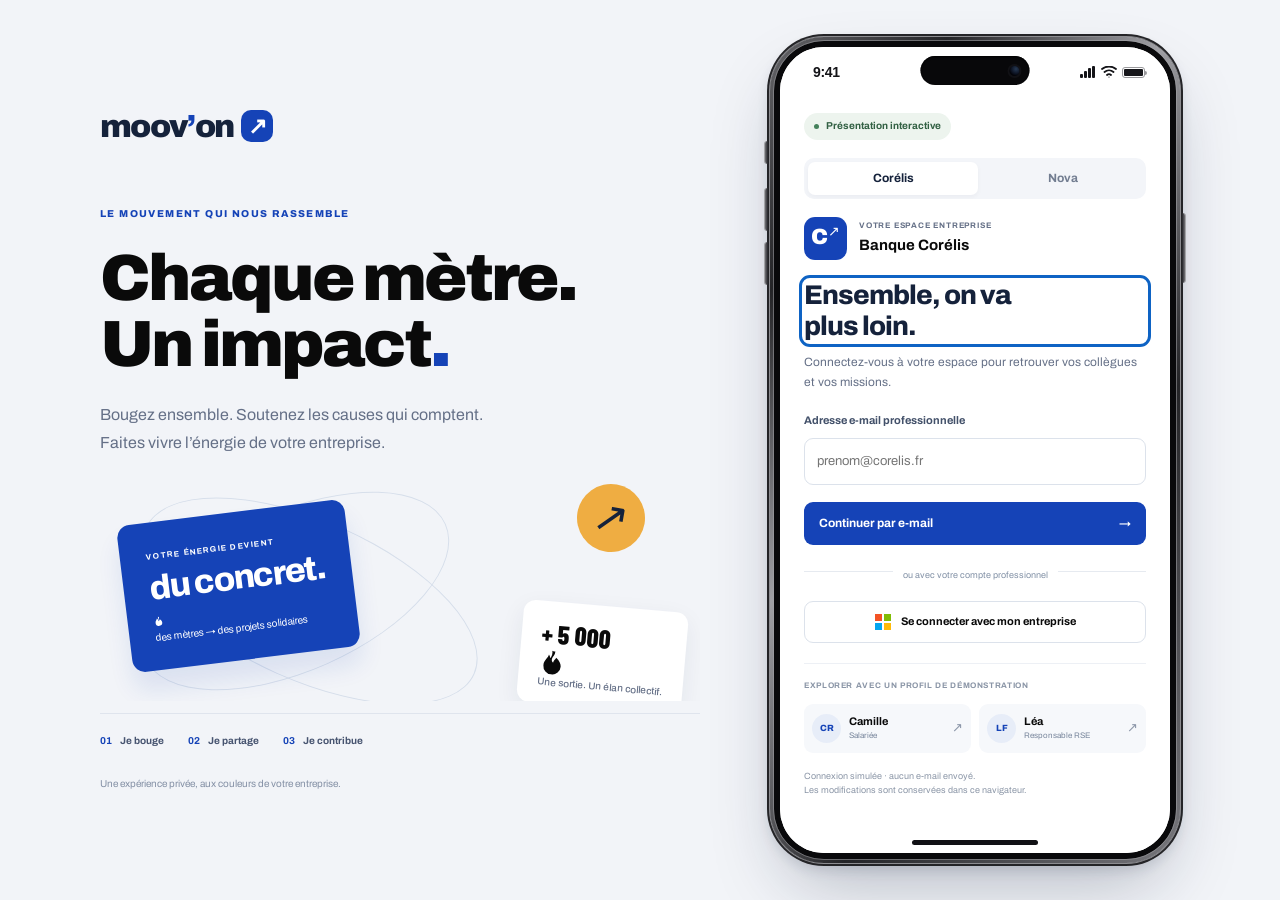
<file: index.html>
<!doctype html>
<html lang="fr" data-theme="light">
<head>
<meta charset="utf-8">
<meta name="viewport" content="width=device-width, initial-scale=1, viewport-fit=cover">
<title>Moov'On</title>
<link rel="preconnect" href="https://fonts.googleapis.com">
<link rel="stylesheet" href="https://fonts.googleapis.com/css2?family=Anton&family=Barlow+Condensed:wght@500;600;700&family=Archivo:ital,wght@0,400;0,500;0,600;0,700;0,800;0,900;1,400&display=swap">
<link rel="stylesheet" href="https://fonts.googleapis.com/css2?family=Oswald:wght@500;600;700&family=Source+Sans+3:wght@400;600;700&family=Bricolage+Grotesque:opsz,wght@12..96,400;12..96,700;12..96,800&family=Figtree:wght@400;600;700&family=Unbounded:wght@500;700&family=Big+Shoulders:opsz,wght@10..72,600;10..72,700&family=Saira:wght@400;600;700;800&family=Saira+Extra+Condensed:wght@600;700&family=Saira+Condensed:wght@600;700&family=Saira+Stencil+One&family=IBM+Plex+Mono:wght@500;600&family=IBM+Plex+Sans:wght@400;600&family=Exo+2:ital,wght@0,400;0,600;0,700;1,800;1,900&display=swap">
<link rel="stylesheet" href="app.css?v=20">
<link rel="stylesheet" href="demo-shell.css?v=20">
<link rel="stylesheet" href="stories.css?v=20">
<link rel="manifest" href="manifest.webmanifest">
<meta name="theme-color" content="#1543B7">
</head>
<body>
<section id="auth-root" aria-label="Connexion à Moov’On"></section>
<div id="experience" hidden>
<aside id="demo-rail"></aside>
<div class="stage">
  <div class="phone-shell">
    <span class="phone-key phone-key-action" aria-hidden="true"></span>
    <span class="phone-key phone-key-volume-up" aria-hidden="true"></span>
    <span class="phone-key phone-key-volume-down" aria-hidden="true"></span>
    <span class="phone-key phone-key-power" aria-hidden="true"></span>
  <div class="device" id="device">
    <div class="phone-statusbar" aria-hidden="true">
      <span class="phone-time">9:41</span>
      <span class="phone-island"><i></i></span>
      <span class="phone-indicators">
        <svg width="16" height="12" viewBox="0 0 16 12" fill="currentColor"><rect x="0" y="8" width="3" height="4" rx="1"/><rect x="4" y="5" width="3" height="7" rx="1"/><rect x="8" y="2" width="3" height="10" rx="1"/><rect x="12" width="3" height="12" rx="1"/></svg>
        <svg width="16" height="12" viewBox="0 0 16 12" fill="none" stroke="currentColor" stroke-width="1.8" stroke-linecap="round"><path d="M1 3a11 11 0 0 1 14 0M3.5 6a7 7 0 0 1 9 0M6 9a3 3 0 0 1 4 0"/><circle cx="8" cy="11" r=".6" fill="currentColor" stroke="none"/></svg>
        <span class="phone-battery"><i></i></span>
      </span>
    </div>
    <div id="phone-screen-zone">
<div id="tenant-strip"></div>

    <div class="screens">
      <section class="screen active" id="scr-home" aria-label="Accueil">
        <div class="hero5">
          <div class="stripe"></div>
          <div class="h5-row">
            <span class="h5-date" id="greet-date">Mardi 2 septembre · Marketing</span>
            <span class="h5-bib num" aria-label="Série d’activités">
              <svg width="11" height="11" viewBox="0 0 24 24" fill="currentColor"><path d="M12 2c1 4-2 5-2 8a4 4 0 0 0 8 .5C19.5 13 22 15 22 18a8 8 0 0 1-16 0c0-3 1.5-4.5 2-7 2 1 3-1 2-4 2 .5 3-1.5 2-5Z"/></svg>
              <span id="streak-count">0 J</span>
            </span>
          </div>
          <h1 id="hello-name">Bonjour Camille</h1>
          <div class="h5-big num"><span id="today-meters">0</span><small> M</small></div>
          <div class="h5-sub num">
            <span><b id="today-duration">0</b> min</span>
            <span><b id="today-energy">0</b> <span data-flame></span> aujourd’hui</span>
            <span><b id="today-streak">0 j</b> de série</span>
          </div>
          <button class="h5-ticket" id="go-start" data-start aria-label="Commencer une activité"><span><small>Course, marche ou vélo</small><span class="num">Commencer une activité</span></span><svg width="18" height="18" viewBox="0 0 24 24" fill="currentColor" aria-hidden="true"><path d="M8 5v14l11-7z"/></svg></button>
        </div>

        <div class="section-label story-section-title">Les moments de votre équipe <span>24 h</span></div>
        <div class="stories" id="stories" aria-label="Activité des équipes"></div>

        <div id="home-campaign"></div><div class="section-label">Fil d’activité</div><div class="feed" id="feed"></div>
      </section>
      <section class="screen" id="scr-challenges" aria-label="Défis et événements">
        <div class="pagehead">
          <h1>Défis et événements</h1><div class="sub" id="challenges-subtitle"></div>
          <button class="text-link" id="go-events-list">Voir les événements ↓</button>
        </div>

        <div class="hero-challenge" id="challenge-hero"></div>

        <div class="section-label">Classement · mètres cette semaine</div>
        <div class="lb" id="leaderboard"></div>

        <div class="section-label">Duel de la semaine</div>
        <div class="duel" id="challenge-duel"></div>

        <div class="section-label">Mini-défis</div>
        <div class="minis" id="challenge-minis"></div>
      <section id="events-section" aria-labelledby="events-heading"><div class="pagehead event-pagehead"><div><h2 id="events-heading">Événements</h2><p class="sub">On se retrouve pour bouger.</p></div><button class="btn ghost event-create-button" id="event-create" aria-label="Créer un événement"><svg width="18" height="18" viewBox="0 0 24 24" fill="none" stroke="currentColor" stroke-width="2.2" aria-hidden="true"><path d="M12 5v14M5 12h14"/></svg></button></div><div class="event-filters" role="group" aria-label="Filtrer les événements"><button data-event-filter="all" aria-pressed="true">Tous</button><button data-event-filter="company" aria-pressed="false">Entreprise</button><button data-event-filter="public" aria-pressed="false">Ouverts à tous</button><button data-event-filter="mine" aria-pressed="false">Mes événements</button><button data-event-filter="private" aria-pressed="false">Privés</button></div><div id="events-root"></div></section>
      </section>

      <section class="screen" id="scr-missions" aria-label="Impact solidaire"><div class="pagehead"><div><h1>Notre impact</h1><p class="sub">Votre énergie devient une contribution.</p></div></div><div id="impact-content"></div></section>
      <section class="screen" id="scr-profile" aria-label="Profil"><div class="prof-head"><div class="avatar" id="profile-avatar" style="background:#B3541E"></div><div><div class="prof-name" id="profile-name-display"></div><div class="prof-sub"><span class="chip dark" id="profile-team-display"></span><span class="chip outline" id="profile-streak">Série · 0 jours</span></div></div></div><div class="prof-stats"><div class="prof-stat"><div class="v num" id="profile-month">0</div><div class="l">mètres ce mois</div></div><div class="prof-stat"><div class="v num" id="profile-total">0</div><div class="l">mètres au total</div></div><div class="prof-stat"><div class="v num" id="profile-energy">0</div><div class="l"><span data-flame></span> énergie récoltée</div></div></div>
        <div class="section-label">Votre impact</div><div class="mysum" id="profile-impact"></div>
        <div class="section-label">Votre semaine</div><div class="week" id="profile-week"><div class="week-navigation"><button id="week-prev" aria-label="Semaine précédente">←</button><div><h3>Mètres quotidiens</h3><div class="wk-sub num" id="week-label"></div></div><button id="week-next" aria-label="Semaine suivante">→</button></div><div id="week-metrics"></div><div class="wk-chart" id="wk-chart" role="group" aria-label="Mètres par jour"></div><p id="wk-tip" class="wk-tip" aria-live="polite">Touchez un jour pour le détail.</p><p class="micro-note">Semaines du lundi au dimanche · dates UTC.</p></div>
        <div class="section-label">Vos activités</div><div id="activity-history"></div><div id="profile-account"></div>
      </section>
    </div>
    <div class="overlay" id="run-overlay" role="dialog" aria-modal="true" aria-label="Activité simulée" inert><div class="run-map"><svg viewBox="0 0 400 460" preserveAspectRatio="xMidYMid slice" aria-hidden="true">
          <rect width="400" height="460" fill="var(--sunken)"/>
          <g stroke="var(--line)" stroke-width="10" fill="none" opacity=".8">
            <path d="M-20 90 L420 60"/><path d="M-20 210 L420 190"/><path d="M-20 340 L420 330"/>
            <path d="M80 -20 L110 480"/><path d="M230 -20 L215 480"/><path d="M340 -20 L360 480"/>
          </g>
          <path id="run-path" d="M60 420 C 120 380, 90 320, 150 300 S 250 280, 250 220 S 180 160, 230 110 S 330 90, 340 60"
                fill="none" stroke="var(--brand)" stroke-width="6" stroke-linecap="round" stroke-linejoin="round"/>
          <circle id="run-dot" r="9" fill="var(--brand)" stroke="var(--card)" stroke-width="3"/>
        </svg><div class="run-top"><span class="run-live-chip"><span class="pulse"></span><span id="run-sport">Course</span></span><span class="gps-chip" id="run-clock-chip">Simulation ×18</span></div><div class="route-hidden-note" id="run-hidden-note">Trajet masqué lors du partage</div></div><div class="run-panel"><div class="run-time num" id="run-time">00:00</div><div class="run-metrics"><div class="rmet"><div class="v num" id="run-dist">0</div><div class="l">mètres</div></div><div class="rmet"><div class="v num" id="run-speed">0</div><div class="l">km/h</div></div><div class="rmet"><div class="v num" id="run-energy">0</div><div class="l"><span data-flame></span> énergie</div></div></div><div class="run-impact"><div class="ric" data-flame></div><div class="txt" id="run-impact-txt">Votre énergie contribuera automatiquement à la campagne.</div></div><label class="privacy-check"><input type="checkbox" id="run-hide-route" checked> Cacher mon trajet au partage</label><button class="btn ghost block run-story-button" id="run-story">Partager ce moment en story</button><div class="run-ctrl"><button class="btn ghost" id="btn-pause" style="flex:1">Pause</button><button class="btn primary" id="btn-finish" style="flex:1.6">Terminer</button></div></div></div>
    <div class="overlay" id="sum-overlay" role="dialog" aria-modal="true" aria-label="Résumé de l’activité" inert><div class="sum-head"><div class="kicker">Activité terminée</div><h2 id="summary-heading">Belle sortie</h2></div><div class="sum-route" id="summary-route"></div><div class="sum-grid"><div class="sum-cell"><div class="v num" id="sum-dist">0 m</div><div class="l">distance</div></div><div class="sum-cell"><div class="v num" id="sum-time">00:00</div><div class="l">durée</div></div><div class="sum-cell"><div class="v num" id="sum-speed">0</div><div class="l">km/h</div></div></div><div class="sum-impact"><div class="ric" data-flame></div><div><div class="v num" id="sum-impact-line"></div><p>Contribution comptabilisée à l’enregistrement.</p><small id="sum-bonus"></small></div></div><div class="sum-form"><label for="sum-title">Le titre de votre activité</label><input id="sum-title" maxlength="160" value="Ma sortie"><label class="privacy-check"><input type="checkbox" id="sum-hide-route" checked> Cacher mon trajet</label><p class="micro-note">La distance, la durée et l’énergie restent visibles.</p></div><div class="sum-actions"><button class="btn impact block" id="btn-publish">Enregistrer et publier dans le fil</button><button class="btn ghost block" id="btn-discard">Enregistrer sans publier</button><button class="text-link" id="summary-story">Partager une story de cette sortie</button><p class="micro-note" id="summary-feedback" role="status"></p></div></div>
    <div class="scrim" id="scrim"></div><div class="fanmenu" id="fanmenu" inert><button class="fan-item" data-fan="run"><span class="fic brand"><svg width="17" height="17" viewBox="0 0 24 24" fill="currentColor" stroke="currentColor" stroke-width="2" stroke-linecap="round" stroke-linejoin="round"><path d="M8 5v14l11-7z"/></svg></span><span>Commencer une activité<small>Course, marche ou vélo · simulation</small></span></button><button class="fan-item" data-fan="story"><span class="fic plain"><svg width="17" height="17" viewBox="0 0 24 24" fill="none" stroke="currentColor" stroke-width="2" stroke-linecap="round" stroke-linejoin="round"><rect x="3" y="3" width="18" height="18" rx="4"/><circle cx="8" cy="8" r="1"/><path d="m3 17 6-6 4 4 3-3 5 5"/></svg></span><span>Publier une story<small>Avant, pendant ou après le sport</small></span></button><button class="fan-item" data-fan="event"><span class="fic plain"><svg width="17" height="17" viewBox="0 0 24 24" fill="none" stroke="currentColor" stroke-width="2" stroke-linecap="round" stroke-linejoin="round"><rect x="3" y="5" width="18" height="16" rx="2"/><path d="M8 3v4M16 3v4M3 11h18M8 15h2M14 15h2"/></svg></span><span>Créer un événement<small>Retrouver votre collectif</small></span></button></div>
    <nav class="navwrap" aria-label="Navigation principale">
      <div class="bottomnav">
        <button class="navbtn active" data-nav="scr-home">
          <span class="nic"><svg width="21" height="21" viewBox="0 0 24 24" fill="none" stroke="currentColor" stroke-width="2" stroke-linecap="round" stroke-linejoin="round"><path d="m3 10 9-7 9 7v10a1 1 0 0 1-1 1h-5v-7h-6v7H4a1 1 0 0 1-1-1Z"/></svg></span>
          <span class="nav-label">Accueil</span>
        </button>
        <button class="navbtn" data-nav="scr-challenges" aria-label="Défis et événements">
          <span class="nic"><svg width="21" height="21" viewBox="0 0 24 24" fill="none" stroke="currentColor" stroke-width="2" stroke-linecap="round" stroke-linejoin="round"><path d="M8 21h8M12 17v4M17 4H7v5a5 5 0 0 0 10 0V4Z"/><path d="M17 6h3a1 1 0 0 1 1 1c0 2-1.5 3.5-3.5 3.8M7 6H4a1 1 0 0 0-1 1c0 2 1.5 3.5 3.5 3.8"/></svg></span>
          <span class="nav-label">Défis et<br>événements</span>
        </button>
        <div class="fab-slot">
          <button class="fab" id="fab" aria-expanded="false" aria-label="Ajouter">
            <svg width="26" height="26" viewBox="0 0 24 24" fill="none" stroke="currentColor" stroke-width="2.6" stroke-linecap="round"><path d="M12 5v14M5 12h14"/></svg>
          </button>
        </div>
        <button class="navbtn" data-nav="scr-missions">
          <span class="nic" data-flame></span>
          <span class="nav-label">Impact</span>
        </button>
        <button class="navbtn" data-nav="scr-profile">
          <span class="nic"><svg width="21" height="21" viewBox="0 0 24 24" fill="none" stroke="currentColor" stroke-width="2" stroke-linecap="round" stroke-linejoin="round"><circle cx="12" cy="8" r="4"/><path d="M4 21c0-4 3.6-6 8-6s8 2 8 6"/></svg></span>
          <span class="nav-label">Profil</span>
        </button>
      </div>
    </nav>
    <button class="typo-btn" id="typo-btn" aria-label="Changer la typographie">Aa</button>
    <div class="toast" id="toast" role="status" aria-live="polite"></div>
    </div><div class="phone-home" aria-hidden="true"><i></i></div>
  </div></div><div class="stage-note">Maquette interactive · activités simulées · données locales.</div></div></div>
<script src="demo-store.js?v=20"></script><script src="energy.js?v=20"></script><script src="platform-store.js?v=20"></script><script src="app.js?v=20"></script><script src="stories.js?v=20"></script><script src="demo-shell.js?v=20"></script>
</body></html>
</file>
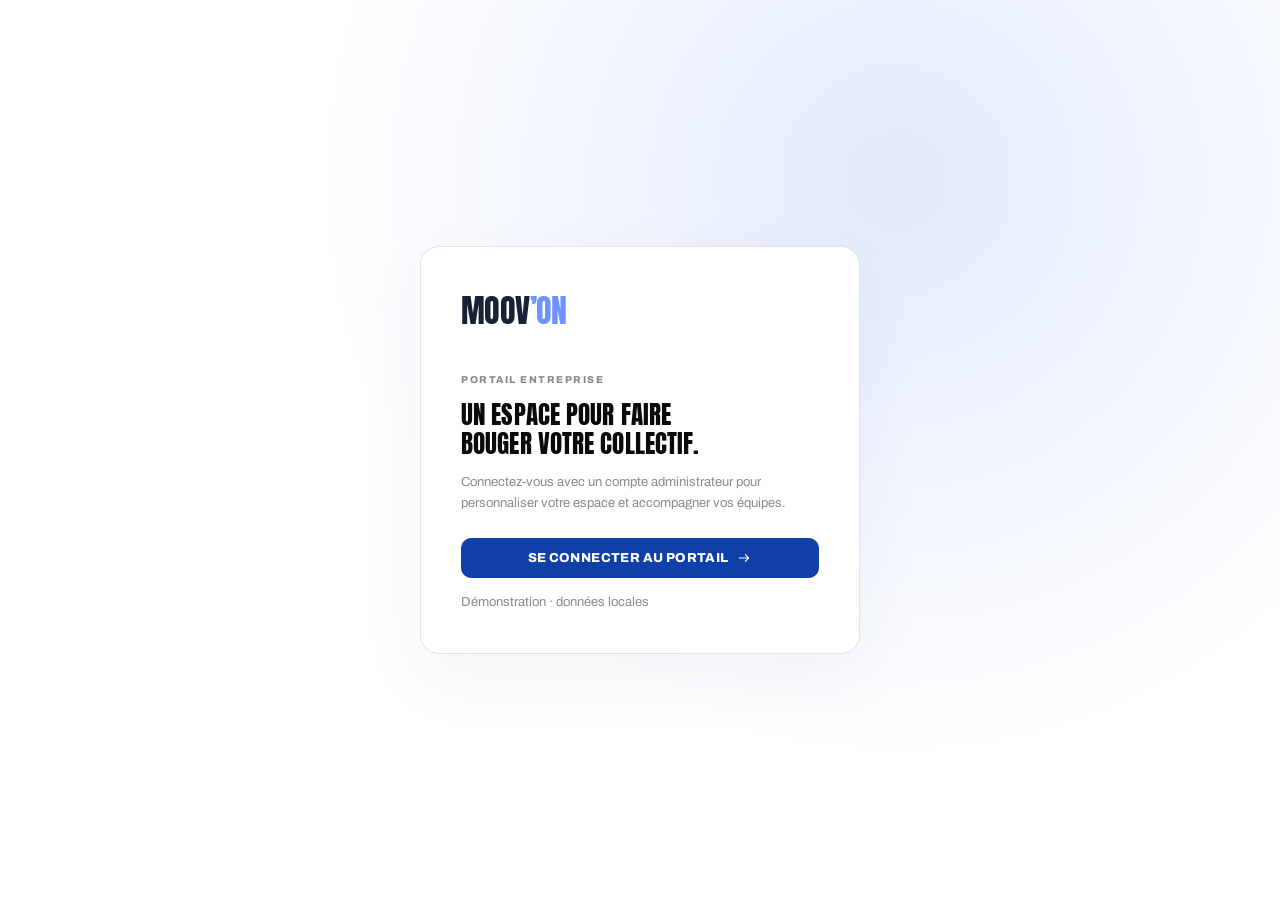
<file: admin.html>
<!doctype html>
<html lang="fr">
<head>
<meta charset="utf-8">
<meta name="viewport" content="width=device-width, initial-scale=1">
<meta name="theme-color" content="#10182B">
<title>Portail entreprise · Moov’On</title>
<link rel="preconnect" href="https://fonts.googleapis.com">
<link rel="stylesheet" href="https://fonts.googleapis.com/css2?family=Anton&family=Barlow+Condensed:wght@500;600;700&family=Archivo:wght@400;500;600;700;800;900&display=swap">
<link rel="stylesheet" href="./admin.css?v=17">
<script src="./demo-store.js?v=17" defer></script>
<script src="./energy.js?v=17" defer></script>
<script src="./platform-store.js?v=17" defer></script>
<script src="./admin.js?v=17" defer></script>
</head>
<body>
<div id="admin-root"><main class="access-page"><div class="access-card"><span class="brand-word">moov<span>’on</span></span><p>Ouverture de votre espace entreprise…</p></div></main></div>
<div id="toast" class="toast" role="status" aria-live="polite"></div>
<div id="modal-root"></div>
</body>
</html>
</file>
<file: app.css>
/* ================= TOKENS =================
   --brand : PLACEHOLDER en attente des couleurs David Assurances.
   Remplacer --brand / --brand-ink (et leurs variantes dark) uniquement. */
:root{
  --f-disp:"Anton";--f-hero:"Archivo";--f-num:"Barlow Condensed";--f-body:"Archivo";
  --w-disp:400;--w-hero:900;--w-num:700;--s-big:96px;--s-name:33px;--fs-disp:normal;--fs-num:normal;
  --paper:#EFEFEF;          /* ground behind the phone */
  --surface:#FFFFFF;        /* app background */
  --card:#FFFFFF;
  --panel:#0A0A0A;          /* full-bleed dark panels (hero chiffres) */
  --panel-ink:#FFFFFF;
  --panel-mut:#9A9A9A;
  --sunken:#F2F2F2;
  --line:#E4E4E4;
  --ink:#0A0A0A;
  --ink-2:#4A4A4A;
  --ink-3:#8A8A8A;
  --brand:#0F3FA8;          /* PLACEHOLDER — couleur signature */
  --brand-ink:#FFFFFF;
  --brand-dim:#0B2F7E;
  --brand-panel:#6C93FF;    /* déclinaison lisible sur les panneaux noirs */
  --focus:#0E63C4;
  --shadow:0 18px 50px -18px rgba(0,0,0,.4);
  --nav-h:76px;
  --r-card:10px;            /* rayons volontairement faibles */
  --r-ui:8px;
  color-scheme:light dark;
}
:root:not([data-theme="light"]){
  @media (prefers-color-scheme: dark){
    --paper:#000000;
    --surface:#0C0C0C;
    --card:#0C0C0C;
    --panel:#161616;
    --panel-ink:#FFFFFF;
    --panel-mut:#8F8F8F;
    --sunken:#1B1B1B;
    --line:#272727;
    --ink:#F4F4F4;
    --ink-2:#B9B9B9;
    --ink-3:#7E7E7E;
    --brand:#7C9CFF;
    --brand-ink:#0A0F1E;
    --brand-dim:#5B7FF0;
    --brand-panel:#8FAEFF;
    --shadow:0 18px 50px -18px rgba(0,0,0,.85);
  }
}
:root[data-theme="dark"]{
  --paper:#000000;
  --surface:#0C0C0C;
  --card:#0C0C0C;
  --panel:#161616;
  --panel-ink:#FFFFFF;
  --panel-mut:#8F8F8F;
  --sunken:#1B1B1B;
  --line:#272727;
  --ink:#F4F4F4;
  --ink-2:#B9B9B9;
  --ink-3:#7E7E7E;
  --brand:#7C9CFF;
  --brand-ink:#0A0F1E;
  --brand-dim:#5B7FF0;
  --brand-panel:#8FAEFF;
  --shadow:0 18px 50px -18px rgba(0,0,0,.85);
}

/* ================= BASE ================= */
*{box-sizing:border-box;margin:0;padding:0}
html,body{height:100%}
body{
  background:var(--paper);
  color:var(--ink);
  font-family:var(--f-body),system-ui,-apple-system,"Segoe UI",sans-serif;
  font-size:15px;line-height:1.45;
  -webkit-font-smoothing:antialiased;
  display:flex;align-items:center;justify-content:center;
  min-height:100dvh;padding:24px 12px;
}
button{font:inherit;color:inherit;background:none;border:0;cursor:pointer}
button:focus-visible,a:focus-visible,[tabindex]:focus-visible{outline:3px solid var(--focus);outline-offset:2px;border-radius:6px}
svg{display:block}
.num{font-variant-numeric:tabular-nums}
.disp{font-family:var(--f-num),"Arial Narrow",sans-serif}

/* ================= DEVICE FRAME ================= */
.stage{display:flex;flex-direction:column;align-items:center;gap:14px;width:100%}
.stage-note{color:var(--ink-3);font-size:12.5px;letter-spacing:.02em;text-align:center}
.device{
  position:relative;width:min(412px,100%);height:min(880px,calc(100dvh - 76px));
  min-height:600px;background:var(--surface);border-radius:30px;overflow:hidden;
  box-shadow:var(--shadow);border:1px solid var(--line);
  display:flex;flex-direction:column;
}
@media (max-width:460px){
  body{padding:0}
  .device{width:100%;height:100dvh;min-height:100dvh;border-radius:0;border:0}
  .stage-note{display:none}
}

/* ================= SCREENS ================= */
.screens{position:relative;flex:1;min-height:0;overflow:hidden;margin-bottom:var(--nav-total-h,var(--nav-h))}
.screen{
  position:absolute;inset:0;overflow-y:auto;overscroll-behavior:contain;
  padding-bottom:44px;scroll-padding-bottom:44px;
  opacity:0;transform:translateX(14px);pointer-events:none;
  transition:opacity .22s ease,transform .22s ease;
  scrollbar-width:none;
}
.screen::-webkit-scrollbar{display:none}
.screen.active{opacity:1;transform:none;pointer-events:auto}
@media (prefers-reduced-motion:reduce){
  .screen{transition:none;transform:none}
  *{animation-duration:.01ms!important;animation-iteration-count:1!important;transition-duration:.01ms!important}
}

/* ================= COMMON ================= */
.pagehead{padding:24px 18px 12px;border-bottom:1px solid var(--line)}
.pagehead h1{font-family:var(--f-disp),Impact,sans-serif;font-weight:var(--w-disp,400);font-style:var(--fs-disp,normal);font-size:34px;line-height:1;letter-spacing:.02em;text-transform:uppercase}
.pagehead .sub{color:var(--ink-3);font-size:12px;margin-top:5px;letter-spacing:.04em;text-transform:uppercase;font-weight:600}
.section-label{font-family:var(--f-disp),Impact,sans-serif;font-weight:var(--w-disp,400);font-style:var(--fs-disp,normal);font-size:15px;letter-spacing:.05em;text-transform:uppercase;color:var(--ink);padding:22px 18px 10px;display:flex;align-items:baseline;gap:8px}
.section-label::after{content:"";flex:1;height:1px;background:var(--line);align-self:center}
.chip{display:inline-flex;align-items:center;gap:5px;font-size:10.5px;font-weight:700;padding:3px 8px;border-radius:4px;letter-spacing:.05em;text-transform:uppercase}
.chip.brand{background:var(--brand);color:var(--brand-ink)}
.chip.outline{border:1px solid var(--line);color:var(--ink-2);background:none}
.chip.dark{background:var(--ink);color:var(--surface)}
.avatar{width:40px;height:40px;border-radius:50%;display:grid;place-items:center;font-weight:700;font-size:14px;color:#fff;flex:none;letter-spacing:.02em}
.btn{display:inline-flex;align-items:center;justify-content:center;gap:8px;font-weight:700;border-radius:var(--r-ui);padding:14px 18px;letter-spacing:.04em;text-transform:uppercase;font-size:13.5px;transition:transform .12s ease,opacity .12s ease}
.btn:active{transform:scale(.97)}
.btn.primary{background:var(--ink);color:var(--surface)}
.btn.impact{background:var(--brand);color:var(--brand-ink)}
.btn.ghost{background:none;border:1px solid var(--line);color:var(--ink)}
.btn.block{width:100%}
.meter{height:5px;background:var(--sunken);border-radius:0;overflow:hidden}
.meter>i{display:block;height:100%;background:var(--brand);transition:width .8s cubic-bezier(.2,.8,.2,1)}
.meter-cap{display:flex;justify-content:space-between;font-size:11px;color:var(--ink-3);margin-top:6px;letter-spacing:.03em}

/* ================= HOME — section 1 : bloc couleur / dossard ================= */
.hero5{background:var(--brand);color:var(--brand-ink);padding:22px 18px 20px;position:relative;overflow:hidden}
.hero5 .stripe{position:absolute;top:-40px;right:-52px;width:150px;height:300px;background:color-mix(in srgb,var(--brand-ink) 7%,transparent);transform:rotate(22deg);pointer-events:none}
.hero5 .h5-row{display:flex;justify-content:space-between;align-items:center;position:relative}
.hero5 .h5-date{font-size:10px;font-weight:700;letter-spacing:.14em;text-transform:uppercase;color:color-mix(in srgb,var(--brand-ink) 62%,var(--brand))}
.hero5 .h5-bib{font-family:var(--f-num),"Arial Narrow",sans-serif;font-style:var(--fs-num,normal);font-weight:700;font-size:15px;background:var(--brand-ink);color:var(--brand);padding:3px 10px;clip-path:polygon(6px 0,100% 0,calc(100% - 6px) 100%,0 100%);display:flex;align-items:center;gap:4px}
.hero5 h1{font-family:var(--f-hero),sans-serif;font-weight:var(--w-hero,900);font-style:var(--fs-disp,normal);font-size:var(--s-name,33px);letter-spacing:-.02em;line-height:1;margin-top:12px;text-transform:uppercase;position:relative}
.hero5 .h5-big{font-family:var(--f-num),"Arial Narrow",sans-serif;font-style:var(--fs-num,normal);font-weight:var(--w-num,700);font-size:var(--s-big,96px);line-height:.82;margin:16px -2px 0;white-space:nowrap;position:relative}
.hero5 .h5-big small{font-size:25px;font-weight:600;color:color-mix(in srgb,var(--brand-ink) 62%,var(--brand));letter-spacing:.06em}
.hero5 .h5-sub{display:flex;gap:18px;margin-top:12px;font-size:12px;font-weight:600;color:color-mix(in srgb,var(--brand-ink) 62%,var(--brand));position:relative}
.hero5 .h5-sub b{color:var(--brand-ink);font-size:14px}
.hero5 .h5-ticket{margin-top:16px;background:var(--surface);color:var(--brand-dim);clip-path:polygon(0 0,100% 0,100% 100%,12px 100%,0 calc(100% - 12px));padding:12px 14px;display:flex;justify-content:space-between;align-items:center;font-weight:800;font-size:13.5px;width:100%;text-align:left;position:relative}
.hero5 .h5-ticket small{display:block;font-weight:600;color:color-mix(in srgb,var(--brand-dim) 60%,var(--surface));font-size:10.5px;letter-spacing:.05em;text-transform:uppercase}
:root:not([data-theme="light"]) .hero5 .h5-ticket{color:var(--brand-dim)}

/* ================= HOME — section 2 : carte chaleureuse entreprise ================= */
.corp3{margin:18px 18px 0;background:var(--card);border:1px solid var(--line);border-radius:24px;padding:16px;box-shadow:0 16px 34px -20px rgba(0,0,0,.3);width:calc(100% - 36px);text-align:left;display:block}
.corp3 .c3-top{display:flex;justify-content:space-between;align-items:center;gap:8px}
.corp3 .c3-name{font-size:10.5px;font-weight:700;letter-spacing:.1em;text-transform:uppercase;color:var(--ink-3)}
.corp3 .chev{color:var(--ink-3);flex:none}
.corp3 .c3-main{display:flex;gap:16px;align-items:center;margin-top:14px}
.corp3 .c3-ring{width:96px;height:96px;border-radius:50%;flex:none;display:grid;place-items:center;background:conic-gradient(var(--brand) 0 23%,var(--sunken) 23% 100%)}
.corp3 .c3-ring>div{width:72px;height:72px;border-radius:50%;background:var(--card);display:grid;place-items:center;text-align:center}
.corp3 .c3-ring .v{font-family:var(--f-num),"Arial Narrow",sans-serif;font-style:var(--fs-num,normal);font-weight:700;font-size:23px;line-height:1}
.corp3 .c3-ring .l{font-size:8.5px;font-weight:700;color:var(--ink-3);text-transform:uppercase;letter-spacing:.06em;margin-top:1px}
.corp3 .c3-facts{flex:1;display:flex;flex-direction:column;gap:9px;min-width:0}
.corp3 .c3-fact{display:flex;align-items:center;gap:10px;font-size:13px;font-weight:600}
.corp3 .c3-fact .ic{width:28px;height:28px;border-radius:10px;display:grid;place-items:center;background:color-mix(in srgb,var(--brand) 12%,var(--card));color:var(--brand);flex:none}
.corp3 .c3-fact b{font-weight:800}
/* ================= HOME — section 3 : bulle défi du mois ================= */
.defi3{margin:16px 18px 0;background:color-mix(in srgb,var(--brand) 12%,var(--card));border-radius:24px;padding:16px;width:calc(100% - 36px);text-align:left;display:block}
.defi3 .d3-row{display:flex;gap:12px;align-items:center}
.defi3 .d3-em{width:46px;height:46px;border-radius:50%;background:var(--card);display:grid;place-items:center;font-size:22px;flex:none;box-shadow:0 6px 14px -8px color-mix(in srgb,var(--brand) 45%,transparent)}
.defi3 h3{font-weight:800;font-size:16.5px;color:var(--ink);line-height:1.2;letter-spacing:-.01em}
.defi3 p{font-size:12px;font-weight:600;color:var(--brand);margin-top:1px}
.defi3 .d3-bar{height:14px;border-radius:99px;background:var(--card);margin-top:14px;position:relative}
.defi3 .d3-bar i{display:block;height:100%;border-radius:99px;background:var(--brand);transition:width .8s cubic-bezier(.2,.8,.2,1)}
.defi3 .d3-dot{position:absolute;top:50%;transform:translate(-50%,-50%);width:26px;height:26px;border-radius:50%;background:var(--card);border:4px solid var(--brand);display:grid;place-items:center;font-size:11px}
.defi3 .d3-cap{display:flex;justify-content:space-between;font-size:11.5px;font-weight:700;color:var(--ink-2);margin-top:10px}

/* ================= HOME — section 4 : versus ================= */
.duel4{margin:18px 0 0;display:block;width:100%;text-align:left}
.duel4 .d4-k{font-size:10px;font-weight:800;letter-spacing:.12em;text-transform:uppercase;color:var(--ink-3);padding:0 18px 9px}
.duel4 .d4-track{display:flex;height:76px;position:relative}
.duel4 .d4-a{flex-basis:51.3%;background:var(--brand);color:var(--brand-ink);display:flex;flex-direction:column;justify-content:center;padding:0 18px;clip-path:polygon(0 0,100% 0,calc(100% - 18px) 100%,0 100%)}
.duel4 .d4-b{flex:1;background:var(--ink);color:var(--surface);display:flex;flex-direction:column;justify-content:center;align-items:flex-end;padding:0 18px;margin-left:-10px;clip-path:polygon(18px 0,100% 0,100% 100%,0 100%)}
.duel4 .d4-t{font-size:10px;font-weight:800;letter-spacing:.08em;text-transform:uppercase;opacity:.75}
.duel4 .d4-s{font-family:var(--f-num),"Arial Narrow",sans-serif;font-style:var(--fs-num,normal);font-weight:700;font-size:31px;line-height:1;margin-top:2px}
.duel4 .d4-vs{position:absolute;left:51.3%;top:50%;transform:translate(-50%,-50%);width:40px;height:40px;border-radius:50%;background:var(--surface);border:3px solid var(--ink);display:grid;place-items:center;font-weight:900;font-size:12px;color:var(--ink);z-index:2}
.duel4 .d4-foot{font-size:11px;color:var(--ink-3);padding:9px 18px 0;font-weight:600}
.corphero .meter-cap{color:var(--panel-mut)}
.stories{display:flex;gap:16px;overflow-x:auto;padding:16px 18px 4px;scrollbar-width:none}
.stories::-webkit-scrollbar{display:none}
.story{display:flex;flex-direction:column;align-items:center;gap:6px;flex:none;width:58px;background:none}
.story .ring{width:54px;height:54px;border-radius:50%;padding:2.5px;background:var(--brand)}
.story .ring.seen{background:var(--line)}
.story .ring>span{width:100%;height:100%;border-radius:50%;display:grid;place-items:center;font-weight:700;color:#fff;font-size:14px;border:2.5px solid var(--surface)}
.story small{font-size:10.5px;color:var(--ink-2);max-width:58px;overflow:hidden;text-overflow:ellipsis;white-space:nowrap;font-weight:600}
/* Fil = mixte journal de bord (rail chronologique) × magazine (carte immersive) */
.feed{margin:2px 16px 0 0;padding:4px 0 6px;margin-left:38px;border-left:2px solid var(--line)}
.post{position:relative;padding:0 0 22px 20px}
.post:last-child{padding-bottom:8px}
.post .node{position:absolute;left:-18px;top:0}
.post .node .avatar{width:34px;height:34px;font-size:12px;border:3px solid var(--surface)}
.post .when{font-size:10px;font-weight:800;letter-spacing:.08em;text-transform:uppercase;color:var(--ink-3);padding-top:1px}
.post .pname{font-weight:800;font-size:14px;margin-top:2px}
.post .pname span{color:var(--ink-3);font-weight:600;font-size:12px}
.pcard{margin-top:9px;border:1px solid var(--line);border-radius:16px;overflow:hidden;background:var(--card)}
.pmap{position:relative;background:var(--sunken)}
.pmap svg{display:block;width:100%;height:auto}
.pmap .grad{position:absolute;inset:0;background:linear-gradient(180deg,transparent 32%,rgba(10,14,24,.78))}
.pmap .pstats{position:absolute;left:14px;right:14px;bottom:10px;display:flex;color:#fff}
.pmap .pstat{flex:1}
.pmap .pstat .v{font-family:var(--f-num),"Arial Narrow",sans-serif;font-style:var(--fs-num,normal);font-weight:700;font-size:26px;line-height:1;white-space:nowrap}
.pmap .pstat .l{font-size:8.5px;font-weight:700;letter-spacing:.1em;text-transform:uppercase;opacity:.75;margin-top:2px}
.pbody{padding:11px 14px 4px}
.pbody .ptitle{font-weight:800;font-size:14.5px;letter-spacing:-.01em}
.pbody .pimpact{display:inline-flex;align-items:center;gap:6px;margin-top:8px;background:color-mix(in srgb,var(--brand) 12%,var(--card));color:var(--brand);font-weight:800;font-size:12px;padding:6px 11px;border-radius:8px}
.post-actions{display:flex;align-items:center;gap:2px;padding:4px 6px 6px}
.pact{display:flex;align-items:center;gap:6px;padding:7px 10px;border-radius:var(--r-ui);color:var(--ink-2);font-weight:600;font-size:12.5px;letter-spacing:.02em}
.pact:hover{background:var(--sunken)}
.pact.bravoed{color:var(--brand)}

/* ================= CHALLENGES ================= */
.hero-challenge{background:var(--panel);color:var(--panel-ink);padding:22px 18px;position:relative}
.hero-challenge .hc-label{font-size:10.5px;font-weight:700;letter-spacing:.14em;text-transform:uppercase;color:var(--brand-panel);margin-bottom:10px;display:flex;align-items:center;gap:6px}
.hero-challenge h2{font-family:var(--f-disp),Impact,sans-serif;font-weight:var(--w-disp,400);font-style:var(--fs-disp,normal);font-size:33px;line-height:1.02;text-transform:uppercase;letter-spacing:.01em;max-width:250px}
.hero-challenge .hc-sub{font-size:12px;color:var(--panel-mut);margin-top:8px;letter-spacing:.02em}
.hero-challenge .hc-days{position:absolute;top:20px;right:18px;text-align:center;border:1px solid #333;padding:7px 12px}
.hero-challenge .hc-days .v{font-family:var(--f-num),"Arial Narrow",sans-serif;font-style:var(--fs-num,normal);font-weight:700;font-size:26px;line-height:1}
.hero-challenge .hc-days .l{font-size:9px;letter-spacing:.1em;text-transform:uppercase;color:var(--panel-mut)}
.hero-challenge .meter{background:#2B2B2B;margin-top:16px}
.hero-challenge .meter>i{background:var(--brand-panel)}
.hero-challenge .meter-cap{color:var(--panel-mut)}
.lb{padding:0 0 4px}
.lb-row{display:flex;align-items:center;gap:12px;padding:12px 18px;border-top:1px solid var(--line)}
.lb-row:first-child{border-top:0}
.lb-row.me{background:var(--sunken)}
.lb-rank{font-family:var(--f-num),"Arial Narrow",sans-serif;font-style:var(--fs-num,normal);font-weight:700;font-size:21px;width:22px;text-align:center;color:var(--ink-3)}
.lb-row:nth-child(1) .lb-rank{color:var(--ink)}
.lb-body{flex:1;min-width:0}
.lb-top{display:flex;justify-content:space-between;align-items:baseline;gap:8px}
.lb-name{font-weight:700;font-size:13.5px}
.lb-val{font-family:var(--f-num),"Arial Narrow",sans-serif;font-style:var(--fs-num,normal);font-weight:600;font-size:17px;color:var(--ink-2)}
.lb-bar{height:4px;background:var(--sunken);margin-top:6px;overflow:hidden}
.lb-row.me .lb-bar{background:var(--line)}
.lb-bar>i{display:block;height:100%;background:var(--brand)}
.duel{padding:16px 18px;display:flex;flex-direction:column;gap:10px;border-top:1px solid var(--line)}
.duel-head{display:flex;justify-content:space-between;align-items:center}
.duel-title{font-weight:700;font-size:14px;letter-spacing:.01em}
.duel-track{display:flex;height:36px;overflow:hidden;font-weight:700;font-size:12px;letter-spacing:.03em}
.duel-a{background:var(--brand);color:var(--brand-ink);display:flex;align-items:center;padding:0 12px;min-width:70px}
.duel-b{background:var(--sunken);color:var(--ink-2);display:flex;align-items:center;justify-content:flex-end;padding:0 12px;flex:1}
.duel-note{font-size:12px;color:var(--ink-3)}
.minis{display:flex;gap:0;overflow-x:auto;padding:0 18px 8px;scrollbar-width:none}
.minis::-webkit-scrollbar{display:none}
.mini{flex:none;width:158px;padding:14px 14px 16px;border:1px solid var(--line);margin-left:-1px}
.mini:first-child{margin-left:0}
.mini .ic{width:32px;height:32px;display:grid;place-items:center;margin-bottom:10px;background:var(--ink);color:var(--surface)}
.mini h4{font-size:13px;font-weight:700;line-height:1.2;letter-spacing:.01em}
.mini p{font-size:11px;color:var(--ink-3);margin-top:3px}
.mini .meter{margin-top:12px;height:4px}

/* ================= MISSIONS ================= */
.bal-hero{background:var(--brand);color:var(--brand-ink);padding:18px;margin:0}
.bal-hero .bh-label{font-size:10px;font-weight:700;letter-spacing:.14em;text-transform:uppercase;color:color-mix(in srgb,var(--brand-ink) 62%,var(--brand))}
.bal-hero .bh-big{font-family:var(--f-num),"Arial Narrow",sans-serif;font-style:var(--fs-num,normal);font-weight:var(--w-num,700);font-size:56px;line-height:.95;margin-top:6px}
.bal-hero .bh-sub{font-size:11.5px;margin-top:6px;color:color-mix(in srgb,var(--brand-ink) 62%,var(--brand));font-weight:600}
.mcard{margin:0 18px 14px;background:var(--card);border:1px solid var(--line);border-radius:22px;padding:15px;box-shadow:0 12px 28px -20px rgba(0,0,0,.3)}
.mcard .m-top{display:flex;align-items:center;gap:11px}
.mcard .m-ic{width:40px;height:40px;border-radius:14px;display:grid;place-items:center;background:color-mix(in srgb,var(--brand) 12%,var(--card));color:var(--brand);flex:none}
.mcard .m-head{flex:1;min-width:0}
.mcard .m-name{font-weight:800;font-size:14.5px;letter-spacing:-.01em}
.mcard .m-org{font-size:11px;color:var(--ink-3);font-weight:600}
.mcard .m-mine{font-size:10.5px;font-weight:700;color:var(--brand);background:color-mix(in srgb,var(--brand) 10%,var(--card));border-radius:999px;padding:4px 9px;white-space:nowrap}
.mcard .m-per{font-size:12px;font-weight:600;color:var(--ink-2);margin-top:10px;display:flex;align-items:center;gap:6px}
.mcard .m-per svg{color:var(--brand)}
.mcard .meter{height:8px;border-radius:99px;margin-top:10px}
.mcard .meter>i{border-radius:99px}
.mcard .m-give{margin-top:12px;width:100%;background:color-mix(in srgb,var(--brand) 12%,var(--card));color:var(--brand);border-radius:12px;padding:11px;font-weight:800;font-size:13px;display:flex;align-items:center;justify-content:center;gap:7px}
.mcard .m-panel{margin-top:12px;border-top:1px dashed var(--line);padding-top:12px}
.mcard .m-panel input[type=range]{width:100%;accent-color:var(--brand);height:28px}
.mcard .m-live{display:flex;justify-content:space-between;align-items:baseline;font-size:12.5px;font-weight:700;margin-top:2px}
.mcard .m-live .eq{color:var(--brand)}
.mcard .m-confirm{margin-top:10px;width:100%;background:var(--brand);color:var(--brand-ink);border-radius:12px;padding:12px;font-weight:800;font-size:13px}
.mcard .m-confirm:disabled{opacity:.4}
.m-note{font-size:10.5px;color:var(--ink-3);padding:2px 20px 8px}
/* Profil — résumé impact */
.mysum{margin:0 18px;background:var(--card);border:1px solid var(--line);border-radius:18px;overflow:hidden}
.mysum .ms-row{display:flex;align-items:center;gap:10px;padding:11px 14px;border-top:1px solid var(--line);font-size:12.5px;font-weight:600}
.mysum .ms-row:first-child{border-top:0}
.mysum .ms-row .m-ic{width:30px;height:30px;border-radius:10px;display:grid;place-items:center;background:color-mix(in srgb,var(--brand) 12%,var(--card));color:var(--brand);flex:none}
.mysum .ms-row .n{flex:1;min-width:0}
.mysum .ms-row .n small{display:block;font-weight:600;font-size:10.5px;color:var(--ink-3)}
.mysum .ms-row .amt{font-family:var(--f-num),"Arial Narrow",sans-serif;font-style:var(--fs-num,normal);font-weight:700;font-size:17px;color:var(--brand);white-space:nowrap}

/* ================= PROFILE ================= */
.prof-head{display:flex;align-items:center;gap:14px;padding:26px 18px 14px}
.prof-head .avatar{width:62px;height:62px;font-size:21px}
.prof-name{font-family:var(--f-disp),Impact,sans-serif;font-weight:var(--w-disp,400);font-style:var(--fs-disp,normal);font-size:30px;line-height:1;text-transform:uppercase;letter-spacing:.01em}
.prof-sub{font-size:12px;color:var(--ink-3);margin-top:6px;display:flex;gap:6px;align-items:center;flex-wrap:wrap}
.prof-stats{display:flex;border-top:1px solid var(--line);border-bottom:1px solid var(--line)}
.prof-stat{flex:1;padding:14px 18px;border-left:1px solid var(--line)}
.prof-stat:first-child{border-left:0}
.prof-stat .v{font-family:var(--f-num),"Arial Narrow",sans-serif;font-style:var(--fs-num,normal);font-weight:700;font-size:30px;line-height:1}
.prof-stat .l{font-size:9.5px;color:var(--ink-3);font-weight:700;letter-spacing:.07em;text-transform:uppercase;margin-top:4px}
.week{padding:14px 18px 16px}
.week h3{font-size:14px;font-weight:700}
.week .wk-sub{font-size:11.5px;color:var(--ink-3);margin-top:2px}
.wk-chart{display:flex;align-items:flex-end;gap:8px;height:110px;margin-top:16px}
.wk-col{flex:1;display:flex;flex-direction:column;align-items:center;gap:6px;height:100%;justify-content:flex-end;background:none;padding:2px;border-radius:4px}
.wk-col .bar{width:100%;max-width:26px;background:var(--ink);border-radius:0;min-height:4px;transition:height .5s cubic-bezier(.2,.8,.2,1)}
.wk-col.today .bar{background:var(--brand)}
.wk-col .d{font-size:10.5px;color:var(--ink-3);font-weight:700}
.wk-col[aria-pressed="true"]{background:var(--sunken)}
.wk-tip{margin-top:10px;font-size:12.5px;color:var(--ink-2);min-height:18px}
.badges{display:grid;grid-template-columns:repeat(3,1fr);border-top:1px solid var(--line)}
.badge{padding:16px 8px;border-right:1px solid var(--line);border-bottom:1px solid var(--line);display:flex;flex-direction:column;align-items:center;gap:8px;text-align:center}
.badge:nth-child(3n){border-right:0}
.badge .bic{width:38px;height:38px;display:grid;place-items:center;background:var(--ink);color:var(--surface)}
.badge span{font-size:10px;font-weight:700;line-height:1.25;letter-spacing:.04em;text-transform:uppercase}
.badge.locked{opacity:.35}
.badge.locked .bic{background:var(--sunken);color:var(--ink-3)}

/* ================= BOTTOM NAV + FAB ================= */
.navwrap{position:absolute;left:0;right:0;bottom:0;z-index:40;pointer-events:none;background:var(--surface)}
.bottomnav{
  pointer-events:auto;display:grid;grid-template-columns:repeat(5,minmax(0,1fr));align-items:stretch;height:var(--nav-h);
  background:var(--surface);
  border-top:1px solid var(--line);padding-bottom:10px;
}
.navbtn{min-width:0;display:flex;flex-direction:column;align-items:center;justify-content:flex-start;gap:4px;padding:11px 2px 4px;color:var(--ink-3);font-size:9.5px;font-weight:700;letter-spacing:.04em;text-transform:uppercase;touch-action:manipulation}
.navbtn .nic{height:22px;display:grid;place-items:center}
.nav-label{display:flex;align-items:center;justify-content:center;min-height:24px;line-height:12px;text-align:center}
.navbtn.active{color:var(--ink)}
.navbtn.active .nic{color:var(--brand)}
.navbtn .nic{color:inherit}
.fab-slot{flex:1;position:relative}
.fab{
  pointer-events:auto;position:absolute;left:50%;top:-20px;transform:translateX(-50%);
  width:58px;height:58px;border-radius:14px;background:var(--brand);color:var(--brand-ink);
  display:grid;place-items:center;box-shadow:0 10px 24px -8px color-mix(in srgb,var(--brand) 65%,transparent);
  transition:transform .25s cubic-bezier(.34,1.56,.64,1),border-radius .25s ease;z-index:60;
}
.fab svg{transition:transform .25s cubic-bezier(.34,1.56,.64,1)}
.fab[aria-expanded="true"]{border-radius:50%}
.fab[aria-expanded="true"] svg{transform:rotate(135deg)}
.scrim{position:absolute;inset:0;background:color-mix(in srgb,var(--ink) 45%,transparent);opacity:0;pointer-events:none;transition:opacity .25s ease;z-index:45}
.scrim.open{opacity:1;pointer-events:auto}
.fanmenu{position:absolute;left:0;right:0;bottom:calc(var(--nav-total-h,var(--nav-h)) + 26px);z-index:50;display:flex;flex-direction:column;align-items:center;gap:10px;pointer-events:none;max-height:calc(100% - var(--nav-total-h,var(--nav-h)) - 50px);overflow-y:auto;overscroll-behavior:contain;padding:4px 12px;scrollbar-width:thin}
.fan-item{
  pointer-events:auto;flex-shrink:0;display:flex;align-items:center;gap:12px;background:var(--card);
  border:1px solid var(--line);border-radius:var(--r-ui);padding:10px 18px 10px 10px;
  box-shadow:0 12px 30px -12px rgba(0,0,0,.35);font-weight:700;font-size:14px;min-width:250px;
  opacity:0;transform:translateY(16px) scale(.94);
  transition:opacity .22s ease,transform .28s cubic-bezier(.34,1.56,.64,1);
}
.fanmenu.open .fan-item{opacity:1;transform:none;}
.fanmenu.open .fan-item:nth-child(1){transition-delay:.10s}
.fanmenu.open .fan-item:nth-child(2){transition-delay:.05s}
.fanmenu.open .fan-item:nth-child(3){transition-delay:0s}
.fan-item .fic{width:38px;height:38px;border-radius:var(--r-ui);display:grid;place-items:center;flex:none}
.fan-item .fic.brand{background:var(--brand);color:var(--brand-ink)}
.fan-item .fic.dark{background:var(--ink);color:var(--surface)}
.fan-item .fic.plain{background:var(--sunken);color:var(--ink-2)}
.fan-item small{display:block;font-weight:500;font-size:11px;color:var(--ink-3);text-transform:none;letter-spacing:0}

/* ================= LIVE RUN ================= */
.overlay{
  position:absolute;inset:0;z-index:80;background:var(--surface);
  transform:translateY(100%);transition:transform .32s cubic-bezier(.32,.72,.25,1);
  display:flex;flex-direction:column;overflow:hidden;
}
.overlay.open{transform:none}
.run-map{position:relative;flex:1;min-height:0;background:var(--sunken);overflow:hidden}
.run-map svg{position:absolute;inset:0;width:100%;height:100%}
.run-top{position:absolute;top:0;left:0;right:0;display:flex;justify-content:space-between;align-items:center;padding:16px;z-index:2}
.run-live-chip{display:inline-flex;align-items:center;gap:7px;background:var(--ink);color:var(--surface);padding:7px 13px;font-weight:700;font-size:11px;letter-spacing:.1em;text-transform:uppercase}
.pulse{width:8px;height:8px;border-radius:50%;background:var(--brand);animation:pulse 1.2s ease-out infinite}
:root:not([data-theme="light"]) .pulse{background:var(--brand)}
@keyframes pulse{0%{box-shadow:0 0 0 0 color-mix(in srgb,var(--brand) 55%,transparent)}100%{box-shadow:0 0 0 10px transparent}}
.gps-chip{background:var(--surface);border:1px solid var(--line);padding:7px 11px;font-weight:700;font-size:10.5px;letter-spacing:.06em;text-transform:uppercase;color:var(--ink-3)}
.run-panel{background:var(--card);border-top:1px solid var(--line);padding:20px 18px calc(18px + env(safe-area-inset-bottom));position:relative;z-index:3}
.run-time{font-family:var(--f-num),"Arial Narrow",sans-serif;font-style:var(--fs-num,normal);font-weight:700;font-size:80px;line-height:.9;text-align:center;letter-spacing:.01em}
.run-time small{font-size:26px;color:var(--ink-3);font-weight:600}
.run-metrics{display:flex;margin-top:18px;border-top:1px solid var(--line);padding-top:14px}
.rmet{flex:1;text-align:center;border-left:1px solid var(--line)}
.rmet:first-child{border-left:0}
.rmet .v{font-family:var(--f-num),"Arial Narrow",sans-serif;font-style:var(--fs-num,normal);font-weight:700;font-size:30px;line-height:1}
.rmet .l{font-size:9.5px;color:var(--ink-3);font-weight:700;letter-spacing:.08em;text-transform:uppercase;margin-top:3px}
.run-impact{margin-top:16px;background:var(--panel);color:var(--panel-ink);padding:13px 15px;display:flex;align-items:center;gap:12px}
.run-impact .ric{width:36px;height:36px;background:var(--brand-panel);color:#0A0F1E;display:grid;place-items:center;flex:none}
.run-impact .txt{flex:1;font-size:12.5px;color:var(--panel-mut);font-weight:500;line-height:1.4}
.run-impact .txt b{font-size:14.5px;color:var(--panel-ink)}
.run-ctrl{display:flex;gap:10px;margin-top:16px}
.milestone{
  position:absolute;left:50%;top:18%;transform:translate(-50%,10px);z-index:4;
  background:var(--brand);color:var(--brand-ink);font-weight:700;font-size:13px;letter-spacing:.03em;text-transform:uppercase;
  padding:12px 18px;display:flex;align-items:center;gap:8px;
  opacity:0;transition:opacity .3s ease,transform .3s ease;pointer-events:none;
  box-shadow:0 14px 30px -10px color-mix(in srgb,var(--brand) 60%,transparent);
}
.milestone.show{opacity:1;transform:translate(-50%,0)}

/* ================= SUMMARY / SHEETS ================= */
.sum-head{padding:28px 18px 8px;text-align:center}
.sum-head .kicker{font-size:10.5px;font-weight:700;letter-spacing:.16em;text-transform:uppercase;color:var(--brand)}
.sum-head h2{font-family:var(--f-disp),Impact,sans-serif;font-weight:var(--w-disp,400);font-style:var(--fs-disp,normal);font-size:36px;text-transform:uppercase;line-height:1;margin-top:8px}
.sum-route{margin:16px 0;background:var(--sunken)}
.sum-grid{display:flex;border-top:1px solid var(--line);border-bottom:1px solid var(--line)}
.sum-cell{flex:1;padding:13px;text-align:center;border-left:1px solid var(--line)}
.sum-cell:first-child{border-left:0}
.sum-cell .v{font-family:var(--f-num),"Arial Narrow",sans-serif;font-style:var(--fs-num,normal);font-weight:700;font-size:27px;line-height:1}
.sum-cell .l{font-size:9.5px;color:var(--ink-3);font-weight:700;letter-spacing:.07em;text-transform:uppercase;margin-top:3px}
.sum-impact{margin:14px 18px;padding:15px;background:var(--panel);color:var(--panel-ink);display:flex;gap:12px;align-items:center}
.sum-impact .ric{width:44px;height:44px;background:var(--brand-panel);color:#0A0F1E;display:grid;place-items:center;flex:none}
.sum-impact .v{font-family:var(--f-num),"Arial Narrow",sans-serif;font-style:var(--fs-num,normal);font-weight:700;font-size:24px;line-height:1.05}
.sum-impact p{font-size:11.5px;color:var(--panel-mut);margin-top:3px}
.sum-form{padding:0 18px}
.sum-form input{width:100%;background:var(--surface);border:1px solid var(--line);border-radius:var(--r-ui);padding:13px 14px;font:inherit;color:var(--ink);font-weight:600}
.sum-form input:focus-visible{outline:3px solid var(--focus);outline-offset:1px}
.sum-actions{display:flex;flex-direction:column;gap:10px;padding:16px 18px calc(18px + env(safe-area-inset-bottom))}
.sheet{
  position:absolute;left:0;right:0;bottom:0;z-index:85;background:var(--card);
  border-radius:16px 16px 0 0;border-top:1px solid var(--line);
  transform:translateY(105%);transition:transform .3s cubic-bezier(.32,.72,.25,1);
  padding:14px 18px calc(20px + env(safe-area-inset-bottom));box-shadow:0 -20px 50px -20px rgba(0,0,0,.4);
}
.sheet.open{transform:none}
.sheet .grab{width:40px;height:4px;background:var(--line);margin:0 auto 16px}
.sheet h3{font-family:var(--f-disp),Impact,sans-serif;font-weight:var(--w-disp,400);font-style:var(--fs-disp,normal);font-size:26px;text-transform:uppercase;letter-spacing:.01em}
.sheet p.desc{font-size:13px;color:var(--ink-2);margin-top:6px}
.sheet .fields{display:flex;flex-direction:column;gap:12px;margin-top:16px}
.sheet .fields label{font-size:10.5px;font-weight:700;color:var(--ink-3);letter-spacing:.08em;text-transform:uppercase}
.sheet .fields input,.sheet .fields select{width:100%;background:var(--surface);border:1px solid var(--line);border-radius:var(--r-ui);padding:12px;font:inherit;color:var(--ink);margin-top:5px}
.sheet .btn{margin-top:18px}

/* ================= SÉLECTEUR DE TYPO (outil maquette) ================= */
.typo-btn{
  position:absolute;right:12px;bottom:calc(var(--nav-h) + 18px);z-index:42;
  width:42px;height:42px;border-radius:50%;background:var(--card);border:1px solid var(--line);
  box-shadow:0 8px 20px -8px rgba(0,0,0,.35);display:grid;place-items:center;
  font-weight:800;font-size:15px;color:var(--ink);
}
.typo-rows{display:flex;flex-direction:column;margin-top:12px;max-height:52vh;overflow-y:auto}
.typo-row{display:flex;align-items:center;justify-content:space-between;gap:10px;padding:11px 4px;border-top:1px solid var(--line);text-align:left;width:100%}
.typo-row:first-child{border-top:0}
.typo-row .tr-name{font-weight:700;font-size:13px}
.typo-row .tr-name small{display:block;font-weight:500;font-size:10.5px;color:var(--ink-3)}
.typo-row .tr-sample{font-size:19px;white-space:nowrap;color:var(--ink)}
.typo-row[aria-pressed="true"]{background:color-mix(in srgb,var(--brand) 10%,var(--card));border-radius:10px;padding-left:10px;padding-right:10px}
.typo-note{font-size:10.5px;color:var(--ink-3);margin-top:10px}

/* toast */
.toast{
  position:absolute;left:50%;bottom:calc(var(--nav-h) + 22px);transform:translate(-50%,14px);
  background:var(--ink);color:var(--surface);font-weight:600;font-size:13px;
  padding:12px 18px;opacity:0;transition:.3s ease;z-index:95;pointer-events:none;
  max-width:88%;text-align:center;
}
.toast.show{opacity:1;transform:translate(-50%,0)}
.confetti{position:absolute;inset:0;pointer-events:none;z-index:90}

/* Additive controls only. The original visual components above are unchanged. */
#device [hidden],.employee-dialog [hidden]{display:none!important}
[data-flame]{display:inline-flex;align-items:center;vertical-align:middle}
[data-flame] svg{width:17px;height:17px;display:inline-block;vertical-align:middle}
.h5-sub [data-flame] svg{width:12px;height:14px}.nic[data-flame] svg{width:21px;height:21px}
.h5-sub>span{white-space:nowrap}.h5-sub [data-flame]{display:inline-flex;width:12px;height:14px;align-items:center;vertical-align:-2px}
.corp3 .c3-fact>span.num{min-width:0;white-space:normal;overflow-wrap:anywhere}
.navwrap:has(.fab[aria-expanded="true"]){z-index:55}
.c3-fact .ic>svg{width:15px;height:15px}.d3-em>svg{width:23px;height:23px}.c3-top .chev>svg{display:block}
.pimpact>svg{width:15px;height:15px;flex:none}.post-actions .share{margin-left:auto}.activity-privacy{display:block;width:100%;text-align:left;padding:9px 14px 12px;font-size:10.5px;color:var(--brand);font-weight:600}
.activity-route{position:relative}.activity-route>svg{display:block;width:100%;height:auto}.activity-route>span{position:absolute;top:8px;left:10px;font-size:8px;padding:3px 6px;background:var(--surface);color:var(--ink-2)}
.pmap-private{min-height:132px;background:var(--sunken)}.pmap-private .grad{background:linear-gradient(180deg,transparent,rgba(10,14,24,.78))}.route-message{position:relative;padding:17px 14px 70px;color:var(--ink-2);font-size:10.5px;line-height:1.5}.pmap>.route-message{z-index:1}.pmap .pstats{z-index:2}
.pmap .pstat .v{font-variant-numeric:tabular-nums}.activity-just-published .pcard{outline:3px solid var(--brand);outline-offset:3px}.activity-just-published:focus{outline:0}
.campaign-card .m-per{line-height:1.55}.campaign-card .m-live{flex-wrap:wrap;gap:10px}.campaign-card .m-live>span{display:flex;align-items:center;gap:6px}.campaign-card .m-live svg{width:15px;height:15px}.bal-hero [data-flame] svg{width:31px;height:36px}
.impact-explanation{padding:4px 18px 18px}.impact-explanation h3{font-size:14px;margin:10px 0}.impact-explanation p{font-size:12px;line-height:1.6;color:var(--ink-2);margin-bottom:14px}
.empty-card{margin-top:18px;line-height:1.6}.empty-card strong{display:block;font-size:14px}.empty-card p{font-size:12px;color:var(--ink-3);margin:6px 0}.empty-card .btn{margin-top:12px}.feed>.empty-card{margin-left:20px;margin-right:0}
.event-pagehead{display:flex;justify-content:space-between;align-items:center;gap:12px}.event-create-button{padding:11px;flex:none}.event-filters{display:flex;overflow-x:auto;gap:6px;padding:16px 18px;scrollbar-width:none}.event-filters>button{border:1px solid var(--line);border-radius:var(--r-ui);font-size:10.5px;font-weight:700;letter-spacing:.03em;text-transform:uppercase;padding:9px 10px;white-space:nowrap}.event-filters>button[aria-pressed=true]{background:var(--brand);border-color:var(--brand);color:var(--brand-ink)}
.event-card{display:flex;align-items:flex-start;gap:11px}.event-card .event-date{width:40px;height:48px;flex:none;display:flex;align-items:center;justify-content:center;flex-direction:column;border-radius:14px;background:color-mix(in srgb,var(--brand) 12%,var(--card));color:var(--brand)}.event-date b{font:700 23px/1 var(--f-num),sans-serif}.event-date span{font-size:8px;font-weight:700;text-transform:uppercase;margin-top:3px}.event-card .event-content{flex:1;min-width:0}.event-visibility{display:block;color:var(--brand);font-size:9px;font-weight:700;letter-spacing:.03em;text-transform:uppercase;margin-bottom:7px}.event-content>p{font-size:11px;color:var(--ink-3);margin-top:5px;overflow-wrap:anywhere}.event-details{font-size:10.5px!important;flex-wrap:wrap}.event-card-foot{display:block!important}.event-card-foot>span{font-size:10.5px}.event-card .m-give{font-size:11px;padding:10px;margin-top:10px}
.week-navigation{display:flex;justify-content:space-between;align-items:center;gap:10px}.week-navigation>div{text-align:center}.week-navigation>button{padding:8px;border:1px solid var(--line);border-radius:var(--r-ui);width:34px;height:34px;flex:none}.week-navigation>button:disabled{opacity:.35}.weekly-total{margin-top:12px}.weekly-total>strong{font-size:14px;color:var(--ink)}.weekly-total>span{display:block;font-size:11px;color:var(--ink-3);margin-top:4px}.weekly-secondary{display:flex;justify-content:space-between;gap:12px;font-size:11px;color:var(--ink-3);margin-top:10px}.weekly-secondary b{display:block;font:700 20px var(--f-num),sans-serif;color:var(--ink);margin-top:3px}.weekly-secondary svg{display:inline-block;width:12px;height:14px;vertical-align:middle}#profile-week{touch-action:pan-y}.prof-stat .l [data-flame] svg{height:11px;width:11px}
.history-activity{flex-wrap:wrap;gap:8px}.history-activity>div:first-child{flex:1;min-width:0}.history-activity>div:first-child strong{font-size:11px;overflow-wrap:anywhere}.history-actions{display:flex;gap:12px;flex:0 0 100%}.history-actions button{font-size:10px;color:var(--brand);padding:7px 0;text-align:left}
.employee-dialog{position:fixed;border:0;padding:0;margin:0;max-width:none;max-height:none;overflow:hidden;background:var(--surface);color:var(--ink);font-family:var(--f-body),Arial,sans-serif}.employee-dialog::backdrop{background:rgba(10,14,24,.3)}.employee-dialog-layout{height:100%;display:flex;flex-direction:column;min-height:0}.employee-dialog-layout>header{display:flex;align-items:center;justify-content:space-between;gap:12px;padding:24px 18px 16px;border-bottom:1px solid var(--line);flex:none}.employee-dialog h2{font-family:var(--f-disp),Impact,sans-serif;font-weight:var(--w-disp,400);font-style:var(--fs-disp,normal);font-size:26px;line-height:1.1;letter-spacing:.01em;text-transform:uppercase;margin-top:5px;overflow-wrap:anywhere}.employee-dialog .round-close{height:36px;width:36px;flex:none;background:var(--sunken);border-radius:var(--r-ui);font-size:24px}.employee-dialog-body{padding:18px;overflow-y:auto;overscroll-behavior:contain;min-height:0;flex:1}.employee-dialog-body>p{font-size:13px;line-height:1.6;color:var(--ink-2);margin-bottom:16px}.employee-dialog form label:not(.privacy-check):not(.invite-option){display:block;font-size:10.5px;font-weight:700;letter-spacing:.08em;text-transform:uppercase;color:var(--ink-3);margin:16px 0 5px}.employee-dialog input:not([type=checkbox]),.employee-dialog select,.employee-dialog textarea{display:block;width:100%;min-width:0;background:var(--surface);border:1px solid var(--line);border-radius:var(--r-ui);padding:12px;font:inherit;color:var(--ink)}.employee-dialog textarea{min-height:80px;resize:vertical}.employee-dialog .btn{margin-top:18px}.employee-dialog :focus-visible{outline:3px solid var(--focus);outline-offset:2px}.employee-dialog .campaign-card{margin:18px 0}.form-grid{display:grid;grid-template-columns:1fr 1fr;gap:0 12px}.privacy-check{display:flex!important;align-items:flex-start;gap:9px;font-size:12px;font-weight:600;line-height:1.5;margin:14px 0}.privacy-check input[type=checkbox]{width:17px;height:17px;accent-color:var(--brand);flex:none;margin:0;padding:0}.form-error{background:var(--sunken);border-left:3px solid #a9342c;color:#a9342c!important;padding:12px;font-size:12px;margin-top:16px}.micro-note{font-size:10.5px;line-height:1.5;color:var(--ink-3);margin-top:10px}.minor-label{font-size:10px;font-weight:700;letter-spacing:.1em;color:var(--ink-3);text-transform:uppercase}.text-link{color:var(--brand);font-size:12px;font-weight:700;padding:8px 0}.muted{font-size:12px;line-height:1.6;color:var(--ink-3)}
.event-description{white-space:pre-wrap;overflow-wrap:anywhere;margin-top:15px}.event-definition{margin:18px 0}.event-definition>div{display:flex;gap:12px;border-bottom:1px solid var(--line);padding:11px 0}.event-definition dt{width:78px;flex:none;font-size:11px;color:var(--ink-3)}.event-definition dd{font-size:12px;font-weight:600;overflow-wrap:anywhere}.employee-dialog h3{font-size:14px;margin:12px 0}.participant-list{display:flex;flex-wrap:wrap;gap:6px;margin:14px 0}.participant-list>span{background:var(--sunken);border-radius:var(--r-ui);padding:7px 9px;font-size:10.5px}.employee-dialog fieldset{border:1px solid var(--line);border-radius:var(--r-ui);padding:10px 12px;margin-top:18px;max-height:220px;overflow-y:auto}.employee-dialog legend{font-size:11px;font-weight:700;padding:0 5px}.invite-option{display:flex;align-items:center;gap:10px;padding:10px 0;border-bottom:1px solid var(--line);font-size:12px}.invite-option:last-child{border-bottom:0}.invite-option input{width:17px;height:17px;flex:none;accent-color:var(--brand)}.invite-option small{display:block;font-size:10px;color:var(--ink-3);margin-top:3px}.organizer-note{font-size:12px;margin:15px 0}.comment-entry{border-bottom:1px solid var(--line);padding:13px 0}.comment-entry b{font-size:12px}.comment-entry p{font-size:12px;line-height:1.6;white-space:pre-wrap;overflow-wrap:anywhere;margin-top:5px}.start-energy{display:flex;align-items:center;gap:8px;font-size:12px;line-height:1.5;color:var(--brand);background:color-mix(in srgb,var(--brand) 12%,var(--card));padding:12px;border-radius:var(--r-ui);margin:16px 0}.start-energy svg{width:17px;height:17px;flex:none}.campaign-popup-icon{display:none}
.run-story-button{margin-top:10px;font-size:11px}.run-panel .run-impact{margin-top:16px}.run-panel .privacy-check{font-size:11px}.run-impact .ric>svg{width:17px;height:17px}.route-hidden-note{position:absolute;left:16px;bottom:12px;background:var(--surface);color:var(--ink-3);font-size:10px;padding:6px 8px}#run-overlay{overflow-y:auto}#run-overlay .run-map{min-height:150px}#run-overlay .run-panel{flex-shrink:0}#sum-overlay{overflow-y:auto}#sum-overlay>*{flex-shrink:0}.sum-impact .ric>svg{width:24px;height:24px}.sum-impact .v>svg{width:19px;height:21px;display:inline-block;vertical-align:middle}.sum-impact small{font-size:10px;color:var(--panel-mut);display:block;margin-top:6px}.sum-form>label:not(.privacy-check){display:block;font-size:11px;font-weight:700;margin:0 0 7px}.sum-form .privacy-check input{width:17px;padding:0;margin:0}.sum-route .route-message{padding-bottom:17px}.btn:disabled{opacity:.4;cursor:default}
@media(max-width:360px){.form-grid{grid-template-columns:1fr}.employee-dialog-body{padding:16px}.event-pagehead h1{font-size:30px}.pmap .pstat .v{font-size:23px}}

/* Original challenge components, with dynamic metre totals and appended events. */
#events-heading{font-family:var(--f-disp),Impact,sans-serif;font-weight:var(--w-disp,400);font-size:34px;line-height:1;letter-spacing:.02em;text-transform:uppercase}
#events-section{margin-top:18px}#go-events-list{display:block;margin-top:6px;text-align:left}
#challenge-hero .hc-label svg{width:13px;height:13px;flex:none}
#challenge-hero h2{max-width:calc(100% - 78px);overflow-wrap:anywhere}
#leaderboard .lb-val{white-space:nowrap}#leaderboard .lb-name{overflow-wrap:anywhere}
#challenge-duel .duel-head{gap:8px;flex-wrap:wrap}#challenge-duel .duel-title{overflow-wrap:anywhere}
#challenge-duel .duel-track{height:auto;min-height:48px}#challenge-duel .duel-a,#challenge-duel .duel-b{flex-direction:column;align-items:flex-start;justify-content:center;gap:3px;padding:8px;min-width:90px;overflow-wrap:anywhere}#challenge-duel .duel-b{align-items:flex-end}
#challenge-minis .mini{text-align:left;vertical-align:top}.mini-progress{font-size:22px}
.campaign-notice{display:grid;grid-template-columns:minmax(0,1fr) auto 26px;align-items:center;gap:8px;margin:10px 18px 12px;padding:10px 10px 9px 12px;border:1px solid var(--line);border-radius:var(--r-ui);background:var(--surface);color:var(--ink)}
.campaign-notice-copy{min-width:0}.campaign-notice-copy strong{display:block;font-size:11px;font-weight:700;line-height:1.4}.campaign-notice-copy>span{display:block;font-size:10px;line-height:1.4;color:var(--ink-2);margin-top:2px}
.campaign-notice-view{display:flex;align-items:center;gap:3px;white-space:nowrap;font:inherit;font-size:10.5px;font-weight:700;color:var(--brand);padding:7px 0}.campaign-notice-view svg{width:12px;height:12px}
.campaign-notice-close{width:26px;height:28px;display:grid;place-items:center;color:var(--ink-3);border-radius:var(--r-ui)}.campaign-notice-close:hover{background:var(--sunken);color:var(--ink)}
.campaign-notice-progress{grid-column:1/-1;height:3px;background:var(--sunken);border-radius:3px;overflow:hidden}.campaign-notice-progress>i{display:block;height:100%;background:var(--brand);border-radius:3px}.campaign-notice button:focus-visible{outline:3px solid var(--focus);outline-offset:2px}
.duel4 .d4-t{overflow:hidden;text-overflow:ellipsis;max-width:100%;white-space:nowrap}.duel4 .d4-s{white-space:nowrap}
</file>
<file: demo-shell.css>
:root{--accent:#c3eba2;--shell-muted:#657087;--shell-ink:#15223b}
[hidden]{display:none!important}body{background:#f2f4f8;color:var(--ink);padding:0;min-height:100dvh;height:auto}button,a,input,select,textarea{-webkit-tap-highlight-color:transparent}button:disabled{opacity:.5;cursor:not-allowed}button:focus-visible,a:focus-visible,input:focus-visible,select:focus-visible,textarea:focus-visible{outline:3px solid #739cff;outline-offset:3px}input,select,textarea{font:inherit}a{color:inherit}.moov-wordmark{display:flex;align-items:center;text-decoration:none;font:900 32px 'Archivo',sans-serif;letter-spacing:-1.7px;color:#15223b;width:fit-content}.moov-wordmark span{color:var(--brand)}.moov-wordmark i{font-style:normal;background:var(--brand);color:var(--brand-ink);font-size:23px;border-radius:10px;width:32px;height:32px;display:grid;place-items:center;margin-left:8px;letter-spacing:0}.eyebrow{font-size:10px;font-weight:800;letter-spacing:.14em;color:var(--shell-muted)}
#auth-root{width:100%;min-height:100dvh;display:grid;place-items:center;padding:36px}.login-layout{width:min(1120px,100%);display:grid;grid-template-columns:1.18fr 1fr;gap:80px;align-items:center}.login-story .moov-wordmark{margin-bottom:58px}.login-story>.eyebrow{color:var(--brand)}.login-story h1{font-family:'Archivo',sans-serif;font-size:clamp(45px,5.1vw,70px);font-weight:900;line-height:1.02;letter-spacing:-3px;margin:22px 0}.login-story h1>span{color:var(--brand)}.login-story>p{font-size:16px;line-height:1.8;max-width:420px;color:var(--shell-muted)}.login-art{height:225px;position:relative;isolation:isolate;margin:18px 0 12px;overflow:hidden}.orbit{position:absolute;width:330px;height:160px;border:1px solid #d7dfeb;border-radius:50%;transform:rotate(-24deg);left:30px;top:35px}.orbit-two{transform:rotate(24deg);width:360px;top:45px}.energy-ticket{position:absolute;left:24px;top:36px;background:var(--brand);color:var(--brand-ink);padding:22px 26px;transform:rotate(-7deg);border-radius:13px;box-shadow:0 18px 25px #1543b71b}.energy-ticket small{font-size:8px;letter-spacing:.16em;font-weight:700}.energy-ticket strong{display:block;font:800 34px 'Archivo',sans-serif;letter-spacing:-1.5px;margin:3px 0 10px}.energy-ticket>span{font-size:10px}.floating-note{position:absolute;right:15px;top:130px;background:white;box-shadow:0 8px 24px #14244812;padding:16px 20px;border-radius:12px;font:800 26px 'Barlow Condensed',sans-serif;transform:rotate(5deg)}.floating-note small{display:block;font:500 10px 'Archivo',sans-serif;margin-top:2px;color:var(--shell-muted)}.art-leaf{position:absolute;top:8px;right:55px;border-radius:50%;background:var(--accent);color:#15223b;width:68px;height:68px;font-size:43px;display:grid;place-items:center;transform:rotate(10deg)}.login-proof{display:flex;gap:24px;font-size:10px;font-weight:700;color:#475470;border-top:1px solid #dfe4ed;padding-top:20px}.login-proof b{color:var(--brand);margin-right:6px}.login-foot{display:block;margin-top:28px;color:#8490a5;font-size:10px}.login-card{background:#fff;border:1px solid #e4e8ef;border-radius:24px;padding:30px 34px;box-shadow:0 18px 60px #12244808}.demo-pill{display:inline-flex;align-items:center;gap:7px;font-size:10px;font-weight:700;background:#edf4ee;color:#326043;padding:6px 10px;border-radius:20px}.demo-pill i{height:5px;width:5px;background:#44815b;border-radius:50%}.org-choice{display:flex;gap:5px;background:#f3f5f9;border-radius:10px;padding:4px;margin:22px 0}.org-choice button{flex:1;font-size:12px;font-weight:700;padding:8px;border-radius:7px;color:#727d91}.org-choice button[aria-pressed=true]{background:#fff;color:var(--shell-ink);box-shadow:0 2px 5px #1023380a}.login-org{display:flex;gap:12px;align-items:center;margin:20px 0}.org-mark{width:43px;height:43px;display:flex;align-items:center;justify-content:center;background:var(--brand);color:var(--brand-ink);border-radius:11px;font-weight:900;font-size:22px;flex-shrink:0;overflow:hidden}.org-mark i{font:500 14px sans-serif;align-self:flex-start;margin-top:6px}.org-mark img{width:100%;height:100%;object-fit:contain;background:white;padding:3px}.login-org>div>span{display:block;font-size:8px;font-weight:700;letter-spacing:.1em;color:var(--shell-muted)}.login-org strong{display:block;font-size:15px;margin-top:3px}.login-org small{display:block;font-size:11px;color:var(--shell-muted)}#auth-content h2{font:800 29px/1.15 'Archivo',sans-serif;letter-spacing:-1px;margin:20px 0 10px;color:var(--shell-ink)}#auth-content p{color:var(--shell-muted);font-size:12px;line-height:1.7;margin-bottom:20px}.login-card form{display:flex;flex-direction:column;gap:9px}.login-card label,.app-dialog label{font-size:11px;font-weight:700;color:#43516a;display:block}.login-card input,.app-dialog input,.app-dialog select,.app-dialog textarea{width:100%;border:1px solid #dce2eb;border-radius:9px;background:#fff;color:#14223b;padding:13px 12px;font-size:13px}.shell-primary,.shell-secondary{display:flex;align-items:center;justify-content:center;gap:12px;width:100%;border:0;border-radius:9px;padding:13px 15px;font-size:12px;font-weight:700;text-decoration:none;cursor:pointer}.shell-primary{background:var(--brand);color:var(--brand-ink);margin-top:8px}.shell-primary span{margin-left:auto}.shell-secondary{background:#edf1f7;color:#263852}.or-line{border-top:1px solid #e6eaf0;text-align:center;height:15px;margin:26px 0 15px}.or-line span{position:relative;top:-9px;background:#fff;padding:0 10px;font-size:9px;color:#8190a5}.sso-button{width:100%;border:1px solid #dce2eb;border-radius:9px;padding:12px;display:flex;align-items:center;justify-content:center;gap:10px;font-size:11px;font-weight:700}.microsoft-mark{display:grid;grid-template-columns:repeat(2,7px);gap:2px}.microsoft-mark i{width:7px;height:7px;background:#f35325}.microsoft-mark i:nth-child(2){background:#81bc06}.microsoft-mark i:nth-child(3){background:#05a6f0}.microsoft-mark i:nth-child(4){background:#ffba08}.demo-personas{border-top:1px solid #edf0f5;margin-top:25px;padding-top:20px}.minor-title{font-size:8px;letter-spacing:.08em;font-weight:700;color:#8a95a6;margin-bottom:12px}.persona-grid{display:grid;grid-template-columns:1fr 1fr;gap:8px}.persona-grid button{display:flex;align-items:center;gap:8px;text-align:left;background:#f6f8fb;padding:10px 8px;border-radius:9px}.persona-avatar{width:29px;height:29px;border-radius:50%;background:#e7edf8;color:var(--brand);font-size:9px;font-weight:800;display:grid;place-items:center}.persona-grid b{font-size:11px;display:block}.persona-grid small{display:block;font-size:8px;color:#77859b}.persona-grid i{font-style:normal;color:#8b96a8;margin-left:auto;font-size:13px}.auth-disclosure{margin-top:18px;font-size:9px;line-height:1.6;color:#8a95a6}.text-button{font-size:11px;color:var(--brand);font-weight:700;padding:8px 0;text-align:left;background:none;border:0;cursor:pointer}.demo-code{display:flex;flex-direction:column;background:#eef3ff;padding:13px;border-radius:10px;font-size:8px;letter-spacing:.08em;color:#536989;margin:15px 0}.demo-code strong{font-size:24px;letter-spacing:.2em;color:var(--brand)}.demo-code span{letter-spacing:0;font-size:10px}.code-input{font-size:25px!important;letter-spacing:.4em;text-align:center}.sso-preview{padding-top:16px}.sso-preview>strong{font-size:13px}.sso-lock{font-size:22px;background:#edf3fc;border-radius:50%;padding:8px 12px}#auth-error{color:#ad293f;background:#fff0f2;border-radius:8px;padding:10px;font-size:12px;margin-top:15px}
#experience{display:flex;gap:70px;align-items:center;justify-content:center;width:min(1080px,100%);margin:auto;padding:24px}.stage{width:auto}.device{height:min(900px,calc(100dvh - 72px));min-height:620px;width:412px;flex-shrink:0;border:1px solid #e3e6ec;box-shadow:0 24px 70px #18294420;border-radius:28px}.stage-note{font-size:9px;color:#8490a5}#demo-rail{width:270px;align-self:stretch;display:flex;flex-direction:column;padding:15px 0;flex-shrink:0}.rail-heading{margin:42px 0 26px}.rail-heading h2{font:800 34px/1.1 'Archivo',sans-serif;letter-spacing:-1.4px;margin:12px 0;color:#15223b}.rail-heading p{font-size:12px;line-height:1.8;color:#7a8799}.rail-company{display:flex;align-items:center;gap:11px;margin-bottom:24px}.rail-company b{font-size:13px;display:block}.rail-company small{font-size:10px;display:block;color:#8390a5;margin-top:3px}.rail-nav{display:flex;flex-direction:column;gap:5px}.rail-nav a,.rail-nav button{display:flex;align-items:center;text-decoration:none;font-size:11px;padding:12px 10px;color:#6e7d93;gap:10px;border-radius:9px;text-align:left}.rail-nav span{font-size:17px;line-height:1}.rail-nav i{font-style:normal;margin-left:auto}.rail-nav .selected{background:#fff;color:var(--brand);font-weight:700;box-shadow:0 3px 10px #14244805}.rail-bottom{margin-top:auto;padding-top:25px}.rail-bottom p{font-size:10px;color:#8a95a6;line-height:1.8;margin:10px 0}.presenter-controls{border-top:1px solid #dfe5ee;margin-top:24px;padding-top:15px}.presenter-controls summary{font-size:10px;cursor:pointer;color:#7f8a9e;font-weight:600}.presenter-controls p,.presenter-controls small{font-size:10px;color:#8793a6;line-height:1.6;margin:10px 0;display:block}.presenter-controls label{font-size:10px}.presenter-controls select{display:block;width:100%;max-width:100%;border:1px solid #d9e0eb;border-radius:8px;background:#fff;padding:9px 6px;font-size:10px;margin:6px 0 8px}.presenter-controls a{display:block;font-size:10px;color:var(--brand);margin-top:10px}#tenant-strip{height:56px;flex-shrink:0;background:#fff;display:flex;align-items:center;justify-content:space-between;padding:0 16px;border-bottom:1px solid #e6eaf0;z-index:2}.tenant-identity{display:flex;align-items:center;gap:8px;text-align:left}.tenant-identity .org-mark{width:29px;height:29px;font-size:15px;border-radius:7px}.tenant-identity .org-mark i{font-size:9px;margin-top:4px}.tenant-identity>span:not(.org-mark){font-size:11px;font-weight:800;line-height:1.2}.tenant-identity small{font-size:8px;font-weight:500;color:#8090a5;display:block;margin-top:3px}.tenant-identity>i{font-style:normal;color:#94a1b4}.live-label{font-size:7px;letter-spacing:.1em;color:#8a95a6;border:1px solid #e6eaf0;padding:4px 7px;border-radius:5px}.hero5 h1{font-size:clamp(22px,7vw,31px)}.hero5 .h5-big{font-size:86px}.story-section-title{display:flex;justify-content:space-between}.story-section-title>span{font-size:9px;color:var(--brand)}.fan-item{pointer-events:none;visibility:hidden}.fanmenu.open .fan-item{pointer-events:auto;visibility:visible}.screen:not(.active){visibility:hidden}.overlay:not(.open),.sheet:not(.open){visibility:hidden}.overlay.open,.sheet.open{visibility:visible}.account-actions{padding:12px 18px;display:flex;flex-direction:column;gap:6px}.account-actions button,.account-actions a{display:flex;justify-content:space-between;text-align:left;background:#f4f6fa;text-decoration:none;padding:12px;border-radius:8px;font-size:11px;font-weight:600;color:#40516b}.account-actions button:last-child{color:#7b879a;background:none;font-weight:400}.history-row{padding:12px 18px;display:flex;align-items:center;justify-content:space-between;border-bottom:1px solid #e9edf3;font-size:11px}.history-row b{display:block;font-size:11px}.history-row small{display:block;color:#8791a2;font-size:9px;margin-top:3px}.created-challenge{margin:14px 18px;padding:18px;background:#eff3fb;border:1px solid #dce5f3;border-radius:12px}.created-challenge h3{font-size:15px;margin:10px 0 4px}.created-challenge p{font-size:11px;color:#6d7c93}.created-challenge .btn{margin-top:10px;font-size:10px}.run-forward{font-size:10px;margin:8px auto 0;padding:8px 12px;border-radius:7px;background:var(--sunken);color:var(--ink-2)}#device nav{padding-bottom:env(safe-area-inset-bottom)}
.app-dialog{margin:auto;border:1px solid #e2e7ef;border-radius:22px;padding:25px;width:min(420px,calc(100vw - 24px));max-height:90dvh;overflow-y:auto;background:#fff;color:#15223b;box-shadow:0 30px 100px #00163830;font-family:'Archivo',sans-serif}.app-dialog::backdrop{background:#10223f80;backdrop-filter:blur(3px)}.dialog-top{display:flex;align-items:center;justify-content:space-between;gap:10px;margin-bottom:18px}.dialog-top>button{width:32px;height:32px;background:#f1f4f9;border-radius:50%;font-size:22px;line-height:1}.dialog-top h2,.app-dialog h2{font:800 25px/1.2 'Archivo',sans-serif;letter-spacing:-.8px}.app-dialog>h2{margin:18px 0}.app-dialog>p{font-size:12px;line-height:1.8;color:#728096}.app-dialog form{display:flex;flex-direction:column;gap:10px;margin-top:20px}.app-dialog textarea{min-height:90px;resize:vertical}.form-feedback{font-size:11px;color:var(--brand);line-height:1.5}.portal-cta{display:block;text-align:center;background:#eef3fc;color:var(--brand);padding:13px;margin-top:14px;border-radius:8px;text-decoration:none;font-size:12px;font-weight:700}.install-step{padding:16px;background:#f5f7fb;border-radius:10px;margin:12px 0;font-size:13px}.install-step p{font-size:11px;margin-top:5px;line-height:1.7;color:#77859a}.install-future{font-size:10px!important}.comment-list{max-height:280px;overflow-y:auto}.comment-list article{padding:12px 0;border-bottom:1px solid #edf0f5}.comment-list b{font-size:11px}.comment-list p{font-size:12px;margin-top:4px;line-height:1.6;overflow-wrap:anywhere}.empty-note{font-size:12px;color:#8390a3;line-height:1.7}
@media(min-width:900px) and (max-height:800px){#auth-root{padding:24px}.login-story .moov-wordmark{margin-bottom:35px}.login-art{height:190px}.login-card{padding:24px 30px}.login-foot{margin-top:18px}.rail-heading{margin-top:26px}.rail-heading h2{font-size:30px}.rail-company{margin-bottom:16px}.rail-nav a,.rail-nav button{padding:10px}.presenter-controls{margin-top:15px}.rail-bottom{padding-top:18px}}
@media(max-width:850px){.login-layout{gap:35px}.login-story h1{font-size:49px}.login-art{height:220px}.login-proof{gap:14px}.login-card{padding:25px}.floating-note{right:0}.login-story>.eyebrow{font-size:8px}#experience{gap:30px;padding:20px}#demo-rail{width:230px}}
@media(max-width:680px),(max-height:500px) and (pointer:coarse){#auth-root{padding:24px 16px;align-items:start}.login-layout{display:block;max-width:440px}.login-story{padding:0 10px}.login-story .moov-wordmark{margin-bottom:24px;font-size:28px}.login-story>.eyebrow{font-size:9px}.login-story h1{font-size:38px;letter-spacing:-1.8px;margin:12px 0 15px}.login-story>p,.login-art,.login-proof,.login-foot{display:none}.login-card{padding:24px;border-radius:20px;box-shadow:none}#experience{display:block;padding:0;width:100%}#demo-rail{display:none}.stage{width:100%;gap:0}.device{width:100%;height:100dvh;min-height:100dvh;border:0;border-radius:0;box-shadow:none}.stage-note{display:none}#tenant-strip{padding-top:env(safe-area-inset-top);height:calc(54px + env(safe-area-inset-top))}.app-dialog{max-height:88dvh}.hero5 .h5-big{font-size:82px}.persona-grid small{font-size:9px}}

.feed-empty{padding:24px 18px;font-size:12px;line-height:1.7;color:var(--ink-2)}

/* iPhone presentation frame. The real mobile view remains edge-to-edge. */
.phone-shell{position:relative;isolation:isolate;padding:10px;border-radius:54px;background:linear-gradient(125deg,#67676b 0%,#242427 18%,#a0a0a5 40%,#242427 66%,#78787d 100%);box-shadow:0 0 0 1px #8c8c90,0 0 0 3px #242427,0 34px 75px -18px #101a354b,0 6px 14px #14223b24;flex-shrink:0}
.phone-shell:before{content:"";position:absolute;inset:3px;border:1px solid #a5a5aa85;border-radius:51px;pointer-events:none;z-index:1}
.phone-shell .device{width:390px;height:clamp(590px,calc(100dvh - 94px),824px);min-height:0;border:0;border-radius:44px;background:#fff;box-shadow:0 0 0 6px #09090b;overflow:hidden}
.phone-key{position:absolute;left:-5px;width:3px;border-radius:3px 0 0 3px;background:linear-gradient(90deg,#747478,#202024);box-shadow:-1px 0 0 #a4a4a7;pointer-events:none}
.phone-key-action{top:104px;height:23px}.phone-key-volume-up{top:151px;height:43px}.phone-key-volume-down{top:205px;height:43px}.phone-key-power{top:176px;height:70px;left:auto;right:-5px;border-radius:0 3px 3px 0;background:linear-gradient(90deg,#202024,#747478);box-shadow:1px 0 0 #a4a4a7}
.phone-statusbar{height:48px;flex-shrink:0;position:relative;display:flex;align-items:center;justify-content:space-between;padding:2px 25px 0;color:#141418;background:#fff;pointer-events:none}
.phone-time{font:700 14px -apple-system,BlinkMacSystemFont,'Segoe UI',sans-serif;letter-spacing:-.3px;margin-left:8px}
.phone-island{position:absolute;width:109px;height:29px;background:#08080a;border-radius:20px;left:50%;top:9px;transform:translateX(-50%);box-shadow:inset 0 1px 2px #000;display:flex;align-items:center;justify-content:flex-end;padding-right:10px}
.phone-island i{width:10px;height:10px;border-radius:50%;background:radial-gradient(circle at 65% 30%,#263953,#0f1728 45%,#03040a 70%);box-shadow:0 0 0 2px #111115}
.phone-indicators{display:flex;align-items:center;gap:5px}.phone-battery{display:block;width:23px;height:11px;border:1px solid #99999c;border-radius:3px;padding:1px;position:relative}.phone-battery:after{content:"";position:absolute;right:-3px;top:3px;width:2px;height:4px;border-radius:0 2px 2px 0;background:#99999c}.phone-battery i{display:block;width:100%;height:100%;background:#17171b;border-radius:1px}
#phone-screen-zone{position:relative;display:flex;flex-direction:column;min-height:0;flex:1;overflow:clip}
.phone-home{height:23px;flex-shrink:0;background:#fff;display:grid;place-items:center;pointer-events:none}.phone-home i{height:5px;width:126px;background:#111115;border-radius:10px;margin-top:1px}
.phone-shell #tenant-strip{height:49px}.phone-shell #device nav{padding-bottom:0}
.login-layout{grid-template-columns:minmax(0,1fr) auto;gap:70px;max-width:1080px}.auth-phone-shell{justify-self:end}.phone-shell .auth-device{overflow:clip}.auth-scroll{flex:1;min-height:0;overflow-y:auto;overscroll-behavior:contain;scrollbar-width:thin}.auth-phone-shell .login-card{min-height:100%;padding:18px 24px 24px;border:0;border-radius:0;box-shadow:none}.auth-phone-shell .org-choice{margin:18px 0}.auth-phone-shell .login-org{margin:16px 0}.auth-phone-shell .demo-personas{margin-top:20px;padding-top:16px}.auth-phone-shell #auth-content h2{font-size:27px}.auth-phone-shell .auth-disclosure{margin-top:16px}
@media(min-width:681px) and (max-width:940px){.login-layout{grid-template-columns:1fr;justify-items:center}.login-story{display:none}.auth-phone-shell{justify-self:center}}
.auth-phone-shell .org-choice{overflow-x:auto}.auth-phone-shell .org-choice button{flex:1 0 auto}.auth-phone-shell .login-org>div{min-width:0;overflow-wrap:anywhere}.auth-phone-shell #auth-content p{overflow-wrap:anywhere}
@media(max-width:680px),(max-height:500px) and (pointer:coarse){#auth-root{padding:0}.login-layout{max-width:none;width:100%}.login-story{display:none}.auth-phone-shell .login-card{padding:calc(24px + env(safe-area-inset-top)) 24px calc(24px + env(safe-area-inset-bottom))}}
.rail-nav .rail-admin{border:1px solid #dce4f3;background:#eaf0fc;color:var(--brand);margin:4px 0}.rail-admin div{flex:1}.rail-admin b{display:block;font-size:11px}.rail-admin small{display:block;font-size:9px;font-weight:400;color:#667b9e;margin-top:4px}
.post.is-new-post .pcard{outline:3px solid var(--brand);outline-offset:3px;animation:published-post 1.1s ease-out}
.post.is-new-post .when{color:var(--brand);font-weight:800}
.post.is-new-post:focus{outline:0}.post.is-new-post:focus-visible .pcard{outline:3px solid var(--brand)}
.comment-list .is-new-comment{background:color-mix(in srgb,var(--brand) 8%,white);border-left:3px solid var(--brand);padding-left:10px}
@keyframes published-post{from{box-shadow:0 0 0 12px color-mix(in srgb,var(--brand) 18%,transparent);transform:translateY(8px)}to{box-shadow:0 0 0 0 transparent;transform:translateY(0)}}
@media(prefers-reduced-motion:reduce){.post.is-new-post .pcard{animation:none}}
@media(max-width:680px),(max-height:500px) and (pointer:coarse){.phone-shell{padding:0;border-radius:0;background:none;box-shadow:none;width:100%}.phone-shell:before,.phone-key,.phone-statusbar,.phone-home{display:none}.phone-shell .device{width:100%;height:100dvh;min-height:100dvh;border-radius:0;box-shadow:none}.phone-shell #tenant-strip{height:calc(54px + env(safe-area-inset-top))}.phone-shell #device nav{padding-bottom:env(safe-area-inset-bottom)}}

/* Reserve the complete navigation height, including the iPhone home-indicator area. */
#device{--nav-safe-bottom:0px;--nav-total-h:calc(var(--nav-h) + var(--nav-safe-bottom))}
.phone-shell #device .navwrap{height:var(--nav-total-h);padding:0;background:var(--surface);box-shadow:0 -5px 18px #14223b06}
#device .toast{bottom:calc(var(--nav-total-h) + 22px)}
#device .st-notice{bottom:calc(var(--nav-total-h) + 18px)}
@media(max-width:680px),(max-height:500px) and (pointer:coarse){
  html:has(body.signed-in){overflow:hidden;overscroll-behavior:none}
  body.signed-in{height:100dvh;min-height:0;overflow:hidden;overscroll-behavior:none}
  body.signed-in #experience{position:fixed;inset:0;height:100dvh;width:100%;margin:0;padding:0;overflow:hidden}
  #experience>.stage,#experience .phone-shell{height:100%;min-height:0}
  .phone-shell #device{height:100%;min-height:0;--nav-safe-bottom:env(safe-area-inset-bottom,0px)}
  .phone-shell #device .navwrap{padding-left:env(safe-area-inset-left);padding-right:env(safe-area-inset-right)}
  #typo-btn{display:none}
}
</file>
<file: stories.css>
/* Stories: all selectors are scoped to the presentation component. */
#stories.st-rail{gap:14px;padding-top:12px;padding-bottom:10px;align-items:flex-start;min-height:96px}
#stories[hidden]{display:none!important}
.st-person{position:relative;flex:0 0 62px;text-align:center}
.st-person-button{display:flex;align-items:center;flex-direction:column;gap:7px;width:62px;padding:0;text-align:center}
.st-ring{width:58px;height:58px;padding:3px;border-radius:50%;background:linear-gradient(145deg,var(--brand,#0f3fa8),var(--st-accent,#718be7));display:grid;place-items:center}
.st-ring.st-seen{background:var(--line,#e4e4e4)}
.st-ring.st-no-story{background:none;border:1px dashed var(--ink-3,#8a8a8a);padding:3px}
.st-avatar{display:grid;place-items:center;width:100%;height:100%;border-radius:50%;border:3px solid var(--surface,#fff);background:var(--st-avatar-bg,#e8eefb);color:var(--brand,#0f3fa8);font:700 15px var(--f-body,Arial),sans-serif}
.st-story-thumb{overflow:hidden;position:relative}
.st-story-thumb img{display:block;width:100%;height:100%;object-fit:cover;position:absolute;inset:0}
.st-thumb-text{font-size:8px;font-weight:700;line-height:1.2;padding:4px;max-height:35px;overflow:hidden;overflow-wrap:anywhere}
.st-ring.st-just-published{box-shadow:0 0 0 3px color-mix(in srgb,var(--brand,#0f3fa8) 14%,transparent)}
.st-person-status{font-size:9px;font-weight:700;color:var(--brand,#0f3fa8);line-height:1.1;margin-top:-3px}
.st-person-name{font-size:10px;font-weight:700;color:var(--ink-2,#444);max-width:62px;white-space:nowrap;text-overflow:ellipsis;overflow:hidden}
.st-add-small{position:absolute;top:40px;right:0;width:23px;height:23px;display:grid;place-items:center;border:2px solid var(--surface,#fff);border-radius:50%;background:var(--brand,#0f3fa8);color:var(--brand-ink,#fff);font-size:19px;line-height:1;font-weight:500}
.st-rail-empty{padding:7px 2px 0 0;color:var(--ink-2,#4a4a4a);font-size:12px;line-height:1.45;min-width:145px;max-width:215px}
.st-rail-empty strong{display:block;margin-bottom:3px;color:var(--ink,#111);font-size:13px}
.st-dialog{position:fixed;margin:0;padding:0;border:0;background:var(--surface,#fff);color:var(--ink,#101010);max-width:none;max-height:none;overflow:hidden;border-radius:28px;box-shadow:0 22px 100px #0005;font-family:var(--f-body,Arial),sans-serif;font-size:14px;line-height:1.45}
.st-dialog::backdrop{background:rgba(9,18,37,.45);backdrop-filter:blur(5px)}
.st-dialog.st-in-phone{border-radius:0;--st-safe-top:0px;--st-safe-bottom:0px}
.st-dialog.st-in-phone::backdrop{background:transparent;backdrop-filter:none}
.st-dialog *{box-sizing:border-box}
.st-dialog button,.st-dialog textarea,.st-dialog select{font:inherit}
.st-dialog button{cursor:pointer}
.st-dialog button:disabled{cursor:default;opacity:.45}
.st-dialog button:focus-visible,.st-dialog textarea:focus-visible,.st-dialog select:focus-visible{outline:3px solid var(--focus,#2275ee);outline-offset:3px}
.st-dialog svg{display:block;flex:none}
.st-dialog [hidden]{display:none!important}
.st-dialog .st-layout{height:100%;display:flex;flex-direction:column;min-height:0}
.st-topbar{display:flex;align-items:center;justify-content:space-between;gap:12px;padding:19px 18px 15px;border-bottom:1px solid var(--line,#e4e4e4);flex:none}
.st-topbar h2{font-size:20px;font-weight:800;line-height:1.1;letter-spacing:-.04em;margin:0}
.st-eyebrow{font-size:9px;letter-spacing:.14em;text-transform:uppercase;color:var(--brand,#0f3fa8);font-weight:800;margin-bottom:5px}
.st-icon-button{width:38px;height:38px;display:grid;place-items:center;flex:none;border-radius:50%;background:var(--sunken,#f2f2f2);color:var(--ink,#111);padding:0;border:0}
.st-compose-body{flex:1;min-height:0;overflow-y:auto;padding:16px 18px 20px;overscroll-behavior:contain}
.st-tabs{display:flex;background:var(--sunken,#f2f2f2);padding:4px;border-radius:12px;margin-bottom:16px;gap:4px}
.st-tab{flex:1;border:0;border-radius:9px;padding:9px 12px;font-size:12px!important;font-weight:700!important;color:var(--ink-2,#555);display:flex;align-items:center;justify-content:center;gap:7px}
.st-tab[aria-pressed="true"]{background:var(--card,#fff);color:var(--brand,#0f3fa8);box-shadow:0 2px 8px #0000000c}
.st-preview{position:relative;min-height:235px;aspect-ratio:1.25;border-radius:18px;overflow:hidden;display:flex;align-items:center;justify-content:center;background:var(--brand,#0f3fa8);color:white;isolation:isolate}
.st-preview.st-preview-text:before{content:"";position:absolute;left:-40%;top:-70%;width:115%;height:200%;border:1px solid #ffffff20;border-radius:50%;transform:rotate(32deg);z-index:-1}
.st-preview.st-preview-text:after{content:"";position:absolute;right:-36%;bottom:-80%;width:110%;height:190%;border:1px solid #ffffff20;border-radius:50%;transform:rotate(32deg);z-index:-1}
.st-preview-copy{font-size:25px;font-weight:800;line-height:1.22;letter-spacing:-.025em;white-space:pre-wrap;overflow-wrap:anywhere;position:relative;padding:34px 24px;text-align:center;max-height:100%;overflow:hidden}
.st-preview-copy.st-long-text{font-size:19px}
.st-preview img{position:absolute;inset:0;object-fit:cover;width:100%;height:100%;z-index:-1}
.st-preview.st-preview-photo{align-items:flex-end;min-height:260px;background:var(--sunken,#f2f2f2);color:var(--ink,#111)}
.st-preview.st-preview-photo.st-has-photo{color:white}
.st-preview.st-preview-photo.st-has-photo:after{content:"";position:absolute;inset:30% 0 0;background:linear-gradient(transparent,#000b);z-index:-1}
.st-preview.st-preview-photo .st-preview-copy{font-size:20px;text-align:left;width:100%;padding:20px;max-height:100%;line-height:1.35}
.st-upload-placeholder{display:flex;flex-direction:column;align-items:center;justify-content:center;gap:10px;position:absolute;inset:0;color:var(--ink-2,#555);font-size:12px;text-align:center;padding:20px}
.st-upload-placeholder svg{color:var(--brand,#0f3fa8)}
.st-upload-placeholder strong{font-size:16px;color:var(--ink,#111)}
.st-upload-actions{display:flex;gap:8px;margin:12px 0 0}
.st-camera-panel{flex:1;min-height:0;display:flex;flex-direction:column;background:#0a0a0a;color:#fff;overflow-y:auto}
.st-camera-stage{position:relative;flex:1;min-height:180px;overflow:hidden;background:#171717}
.st-camera-stage video{position:absolute;inset:0;width:100%;height:100%;object-fit:cover}
.st-camera-mirrored{transform:scaleX(-1)}
.st-camera-status{position:absolute;inset:0;display:flex;align-items:center;justify-content:center;flex-direction:column;gap:18px;padding:28px;text-align:center;background:#171717;color:#fff;font-size:13px;line-height:1.6}
.st-camera-status .st-small-button{flex:none;background:#fff;color:#111;padding:10px 22px}
.st-camera-controls{display:flex;align-items:center;justify-content:space-around;gap:14px;padding:19px 24px 10px;flex:none}
.st-camera-option{display:flex;flex-direction:column;align-items:center;gap:7px;width:65px;color:#fff;background:transparent;border:0;padding:7px 0;font-size:10px!important}
.st-camera-shutter{height:70px;width:70px;flex:none;border:3px solid #fff;border-radius:50%;background:transparent;padding:5px}
.st-camera-shutter>span{display:block;width:100%;height:100%;background:#fff;border-radius:50%}
.st-camera-back{align-self:center;color:#fff;background:transparent;border:0;padding:12px 18px 22px;font-size:12px!important;text-decoration:underline;text-underline-offset:4px}
.st-small-button{display:flex;align-items:center;justify-content:center;gap:7px;flex:1;border:1px solid var(--line,#ddd);border-radius:10px;padding:10px 8px;font-size:11px!important;font-weight:700!important;background:var(--card,#fff);color:var(--ink,#111)}
.st-palette{display:flex;align-items:center;gap:10px;padding:14px 0 2px}
.st-palette span{font-size:11px;font-weight:600;color:var(--ink-2,#555);margin-right:auto}
.st-swatch{height:27px;width:27px;border-radius:50%;border:3px solid var(--surface,#fff);outline:1px solid transparent;padding:0}
.st-swatch[aria-pressed="true"]{outline-color:var(--ink,#111)}
.st-input-label{display:flex;align-items:center;justify-content:space-between;margin:16px 0 7px;font-size:12px;font-weight:700}
.st-counter{font-size:10px;font-weight:500;color:var(--ink-2,#555)}
.st-textarea{width:100%;display:block;resize:vertical;min-height:82px;max-height:145px;border-radius:11px;padding:11px 12px;border:1px solid var(--line,#ddd);background:var(--card,#fff);color:var(--ink,#111);font-size:14px!important;line-height:1.45}
.st-audience{display:flex;align-items:flex-start;gap:9px;margin:14px 0 0;padding:12px;background:var(--sunken,#f2f2f2);border-radius:11px;font-size:11px;color:var(--ink-2,#555);line-height:1.45}
.st-audience svg{margin-top:1px;color:var(--brand,#0f3fa8)}
.st-audience strong{font-weight:700;color:var(--ink,#111)}
.st-bottom-actions{padding:12px 18px calc(16px + var(--st-safe-bottom,env(safe-area-inset-bottom)));border-top:1px solid var(--line,#e4e4e4);background:var(--surface,#fff);flex:none}
.st-primary{display:flex;align-items:center;justify-content:center;gap:8px;width:100%;padding:14px 18px;background:var(--brand,#0f3fa8);color:var(--brand-ink,#fff);border-radius:12px;border:0;font-size:13px!important;font-weight:800!important}
.st-error{background:#fff0ef;color:#a62d24;font-size:12px;line-height:1.45;padding:10px 12px;border-radius:10px;margin:12px 0 0}
.st-reader{position:relative;background:#111b31;color:#fff;overflow:hidden;isolation:isolate}
.st-reader-media{position:absolute;inset:0;display:flex;align-items:center;justify-content:center;z-index:-2;overflow:hidden}
.st-reader-media:before{content:"";position:absolute;width:150%;height:140%;left:-65%;top:-30%;border:1px solid #ffffff18;border-radius:50%;transform:rotate(35deg);z-index:0}
.st-reader-media img{position:absolute;inset:0;width:100%;height:100%;object-fit:cover}
.st-reader-media.st-is-photo:after{content:"";position:absolute;inset:0;background:linear-gradient(#0009,transparent 30%,transparent 45%,#000a)}
.st-reader-media.st-is-photo:before{display:none}
.st-reader-text{width:100%;padding:118px 30px 160px;text-align:center;white-space:pre-wrap;overflow-wrap:anywhere;position:relative;font-size:33px;font-weight:800;letter-spacing:-.03em;line-height:1.23;max-height:100%;overflow-y:auto;z-index:1}
.st-reader-text.st-long-text{font-size:25px}
.st-reader-media.st-is-photo{align-items:flex-end}
.st-reader-media.st-is-photo .st-reader-text{padding:100px 24px 150px;font-size:25px;text-align:left;line-height:1.35}
.st-reader-head{padding:12px 15px 18px;background:linear-gradient(#0005,transparent);position:relative;flex:none}
.st-progress{display:flex;gap:4px;height:3px;margin:0 0 15px}
.st-progress span{flex:1;background:#ffffff45;border-radius:5px;overflow:hidden}
.st-progress i{display:block;height:100%;background:white;width:0%;border-radius:5px}
.st-reader-author-row{display:flex;align-items:center;gap:9px}
.st-reader-avatar{display:grid;place-items:center;background:#ffffff20;border:1px solid #ffffff60;border-radius:50%;width:37px;height:37px;flex:none;font-size:12px;font-weight:700}
.st-reader-meta{min-width:0;flex:1}
.st-reader-author{display:block;font-size:13px;font-weight:700;overflow:hidden;text-overflow:ellipsis;white-space:nowrap}
.st-reader-when{display:block;font-size:10px;color:#ffffffcd;margin-top:2px}
.st-reader .st-icon-button{background:#0003;color:white;width:34px;height:34px}
.st-reader-spacer{flex:1;min-height:10px}
.st-published-confirmation{align-self:center;display:flex;align-items:center;gap:7px;max-width:calc(100% - 32px);padding:9px 12px;border:1px solid #ffffff45;background:#0717299c;color:#fff;border-radius:99px;font-size:10px;font-weight:700;line-height:1.3;backdrop-filter:blur(8px);flex:none}
.st-reader-bottom{padding:18px 20px calc(21px + var(--st-safe-bottom,env(safe-area-inset-bottom)));background:linear-gradient(transparent,#0005);position:relative;flex:none}
.st-private-line{display:flex;justify-content:center;align-items:center;gap:6px;font-size:10px;color:#ffffffe0;margin:0 0 17px}
.st-reader-nav{display:flex;align-items:center;justify-content:space-between;gap:12px}
.st-reader-nav-button{height:42px;min-width:44px;display:grid;place-items:center;background:#ffffff1f;border:1px solid #ffffff40;border-radius:12px;color:white;font-size:12px!important;font-weight:700!important;padding:0 12px}
.st-reader-count{font-size:11px;color:#ffffffd0}
.st-story-state{height:100%;display:flex;flex-direction:column;align-items:center;justify-content:center;gap:14px;padding:28px;text-align:center;background:var(--surface,#fff);color:var(--ink,#111)}
.st-story-state .st-state-icon{width:72px;height:72px;display:grid;place-items:center;border-radius:50%;background:var(--sunken,#f2f2f2);color:var(--brand,#0f3fa8);margin-bottom:4px}
.st-story-state h2{font-size:24px;letter-spacing:-.03em;font-weight:800;margin:0}
.st-story-state p{font-size:13px;line-height:1.6;color:var(--ink-2,#555);margin:0 0 12px;max-width:30ch}
.st-action-dialog{height:auto!important;max-height:calc(100dvh - 36px);overflow-y:auto;padding:23px;border-radius:22px;box-shadow:0 22px 90px #0006}
.st-action-dialog::backdrop{background:#0006;backdrop-filter:blur(3px)}
.st-action-dialog h2{font-size:21px;letter-spacing:-.025em;font-weight:800;margin:0 0 9px}
.st-action-dialog p{font-size:13px;color:var(--ink-2,#555);line-height:1.55;margin:0 0 16px}
.st-action-dialog label{display:block;font-size:12px;font-weight:700;margin:12px 0 7px}
.st-action-dialog select{width:100%;padding:12px;border:1px solid var(--line,#ddd);border-radius:10px;background:var(--surface,#fff);color:var(--ink,#111);margin-bottom:15px}
.st-action-row{display:flex;gap:9px;margin-top:16px}
.st-action-row .st-small-button{padding:13px 10px}
.st-action-row .st-primary{flex:1;width:auto}
.st-danger{background:#b52b28;color:#fff}
.st-notice{position:absolute;left:18px;right:18px;bottom:calc(var(--nav-h,76px) + 18px);z-index:100;background:var(--ink,#111);color:var(--surface,#fff);box-shadow:0 8px 30px #0003;border-radius:12px;padding:13px 16px;text-align:center;font-size:12px;font-weight:600;pointer-events:none;animation:st-appear .2s ease-out}
.st-sr-only{position:absolute;width:1px;height:1px;padding:0;margin:-1px;overflow:hidden;clip:rect(0,0,0,0);white-space:nowrap;border:0}
@keyframes st-appear{from{opacity:0;transform:translateY(6px)}to{opacity:1;transform:none}}
@media(max-width:460px){.st-dialog:not(.st-action-dialog){border-radius:0}.st-topbar{padding-top:calc(18px + var(--st-safe-top,env(safe-area-inset-top)))}.st-reader-head{padding-top:calc(12px + var(--st-safe-top,env(safe-area-inset-top)))}}
@media(max-height:650px){.st-preview{min-height:180px;aspect-ratio:1.6}.st-preview.st-preview-photo{min-height:180px}.st-reader-text{font-size:27px}.st-reader-text.st-long-text{font-size:21px}.st-reader-media.st-is-photo .st-reader-text{font-size:21px}.st-compose-body{padding-top:12px}.st-topbar{padding-top:14px;padding-bottom:12px}}
@media(prefers-reduced-motion:reduce){.st-notice{animation:none}}
/* Activity snapshots and route visibility. */
.st-activity-options{border-top:1px solid #dfe5ef;padding-top:14px;display:grid;gap:8px;margin-top:16px}.st-activity-options>label{font-size:11px;font-weight:700}.st-activity-options select{width:100%;padding:10px;border:1px solid #d8e0ed;border-radius:8px;background:#fff;color:#14223b;font:inherit;font-size:12px}.st-privacy{display:flex!important;align-items:center;gap:9px;font-size:12px!important;font-weight:700;padding:9px 0}.st-privacy input{width:18px!important;height:18px;flex:none;accent-color:var(--brand,#1543b7);margin:0}.st-activity-note{font-size:10px!important;line-height:1.6;color:#63728a;margin:0 0 8px!important}.st-activity-card{background:#eff3f9;border:1px solid #dae2ef;border-radius:13px;padding:13px;color:#162a47}.st-activity-card>strong{display:block;font-size:11px}.st-activity-card>p{font-size:12px;margin:10px 0 0}.st-activity-metrics{display:grid;grid-template-columns:1fr 1fr;gap:13px;margin:13px 0}.st-activity-metrics b{font-size:15px;display:block}.st-activity-metrics span{font-size:10px;display:flex;align-items:center;gap:4px;margin-top:2px}.st-activity-metrics i{display:inline-flex}.st-activity-card>small{font-size:9px}.st-activity-route{width:100%;height:100px;display:block;background:#e0e8f3;border-radius:9px;color:var(--brand,#1543b7);margin-bottom:7px}.st-reader-media.st-with-activity{display:flex;flex-direction:column;justify-content:center;padding:100px 22px 105px;gap:22px}.st-reader-media.st-with-activity .st-reader-text{position:relative;inset:auto;padding:0!important;max-height:32%;overflow:auto;flex:none;font-size:clamp(19px,3vh,30px)}.st-activity-reader{position:relative;z-index:1;background:#fffffff0;flex:none;max-height:50%;overflow:auto}.st-with-activity.st-is-photo:after{pointer-events:none}.st-action-dialog .st-privacy{margin:12px 0}.st-activity-options [hidden]{display:none!important}
/* Photo composition remains shared with the reader; controls stay on the photo. */
.st-overlay-canvas{position:absolute;inset:0;z-index:2;pointer-events:none}
.st-text-layer{position:absolute;display:block;transform:translate(-50%,-50%);max-width:90%;width:max-content;border:0;border-radius:6px;background:transparent;white-space:pre-wrap;overflow-wrap:anywhere;line-height:1.2;font-weight:800;letter-spacing:0;text-shadow:0 1px 4px #0009;margin:0;box-shadow:none}
.st-text-layer[data-background="dark"]{background:#111827df;text-shadow:none}
.st-text-layer[data-background="light"]{background:#fffffff0;text-shadow:0 1px 2px #0004}

/* Full-width photo, with controls positioned in the visible viewport, not the canvas. */
html.st-modal-open{overscroll-behavior:none}
.st-dialog.st-photo-composer{background:#090b0f;color:#fff;color-scheme:dark}
.st-dialog.st-photo-composer::backdrop{background:#090b0f;backdrop-filter:none}
.st-dialog.st-photo-composer.st-in-phone::backdrop{background:transparent}
.st-photo-layout{position:relative;background:#090b0f;color:#fff}
.st-photo-layout .st-topbar{position:absolute;top:calc(12px + var(--st-safe-top,env(safe-area-inset-top)));left:12px;z-index:12;border:0;padding:0;background:none;min-height:0}
.st-photo-layout .st-topbar>div{display:none}
.st-photo-layout .st-topbar .st-icon-button{width:44px;height:44px;background:#2424249c;color:#fff;backdrop-filter:blur(10px)}
.st-photo-layout .st-topbar .st-icon-button svg{width:25px;height:25px}
.st-editing-text .st-topbar{display:none}
.st-compose-body.st-photo-workspace{position:relative;flex:1;min-height:0;min-width:0;overflow:clip;padding:0;background:#101010;overscroll-behavior:none;border-radius:0 0 22px 22px}
.st-photo-workspace>.st-tabs,.st-photo-workspace>#st-palette{display:none}
.st-photo-workspace>.st-error{position:absolute;left:12px;right:12px;bottom:66px;z-index:20;margin:0;max-height:40%;overflow:auto;color-scheme:light}
.st-photo-workspace #st-preview.st-has-photo{position:absolute;left:0;min-height:0;min-width:0;max-width:none;max-height:none;margin:0;border-radius:0;background:#141414;overflow:clip;aspect-ratio:9/16}
.st-photo-workspace #st-preview.st-has-photo:after{display:none}
.st-photo-workspace #st-preview-photo{z-index:0;pointer-events:none;user-select:none;-webkit-user-select:none}
.st-photo-workspace #st-preview.st-is-editing:after{content:'';display:block;position:absolute;inset:0;z-index:1;background:#0006;pointer-events:none}
#st-overlay-canvas .st-text-layer{pointer-events:auto;cursor:grab;touch-action:none;user-select:none;-webkit-user-select:none;-webkit-touch-callout:none}
#st-overlay-canvas .st-text-layer.st-dragging{cursor:grabbing}
#st-overlay-canvas .st-text-layer[aria-pressed="true"]{outline:none;box-shadow:none}
#st-overlay-canvas .st-text-layer:focus-visible{outline:2px solid #ffffffb3;outline-offset:4px}
#st-overlay-canvas .st-text-layer[data-editing="true"]{cursor:text;touch-action:auto;user-select:text;-webkit-user-select:text;-webkit-touch-callout:default;caret-color:currentColor;outline:none;box-shadow:none;min-height:1.2em;min-width:1ch;overscroll-behavior:contain;scrollbar-width:thin}
#st-overlay-canvas .st-text-layer[data-editing="true"]:empty:before{content:attr(data-placeholder);opacity:.7;pointer-events:none}
.st-is-editing .st-text-layer:not([data-editing="true"]){opacity:.2}
.st-photo-workspace #st-photo-tools{position:absolute;top:calc(12px + var(--st-safe-top,env(safe-area-inset-top)));right:12px;z-index:6;display:flex;flex-direction:column;gap:10px;margin:0}
.st-photo-workspace #st-photo-tools button{flex:none;width:44px;height:44px;min-height:44px;padding:0;display:grid;place-items:center;border:0;border-radius:50%;background:#2424249c;color:#fff;backdrop-filter:blur(10px)}
.st-photo-workspace #st-photo-tools b{font-size:25px;font-weight:500;line-height:1}
.st-photo-workspace #st-stickers{position:absolute;top:174px;left:16px;right:16px;z-index:10;display:grid;grid-template-columns:repeat(4,minmax(0,1fr));gap:8px;margin:0;padding:14px;border:1px solid #ffffff24;background:#242424e8;border-radius:20px;backdrop-filter:blur(10px);max-height:calc(100% - 190px);overflow-y:auto}
.st-photo-workspace #st-stickers button{height:48px;border:0;border-radius:10px;background:#ffffff12;color:#fff;font-size:29px}
.st-photo-workspace #st-layer-tools{position:absolute;inset:0;z-index:8;pointer-events:none}
.st-photo-workspace #st-layer-tools button,.st-photo-workspace #st-layer-tools input{pointer-events:auto}
.st-layer-done{position:absolute;right:16px;top:calc(15px + var(--st-safe-top,env(safe-area-inset-top)));border:0;background:transparent;color:#fff;padding:8px 0;font-size:17px!important;font-weight:700!important;text-shadow:0 1px 4px #0008}
.st-text-shelf{position:absolute;left:0;right:0;bottom:0;padding:8px 12px calc(12px + var(--st-safe-bottom,env(safe-area-inset-bottom)));background:linear-gradient(transparent,#101010b0);pointer-events:auto}
.st-font-choices,.st-photo-workspace #st-layer-colors{display:flex;align-items:center;justify-content:center;gap:10px;min-height:46px;margin:0 0 10px;padding:2px 0;overflow-x:auto;scrollbar-width:none}
.st-font-choices button{flex:none;padding:10px 14px;min-height:42px;border:1px solid #ffffff30;border-radius:10px;color:#fff;background:#24242470;font-size:15px!important;font-weight:700!important}
.st-font-choices button[data-font="serif"]{font-family:Georgia,serif;font-style:italic}
.st-font-choices button[data-font="hand"]{font-family:'Comic Sans MS',cursive;font-style:italic}
.st-font-choices button[aria-pressed="true"]{background:#fff;color:#101010;border-color:#fff}
.st-inline-toolbar{display:flex;align-items:center;justify-content:space-between;gap:8px;padding:4px 6px;border-radius:15px;background:#303030d9;backdrop-filter:blur(16px)}
.st-inline-toolbar button{display:grid;place-items:center;flex:1;min-width:40px;min-height:43px;padding:4px;border:0;border-radius:10px;background:transparent;color:#fff;font-size:25px!important;font-weight:500!important}
.st-inline-toolbar #st-layer-background b{display:grid;place-items:center;width:24px;height:27px;border-radius:5px;background:#fff;color:#222;font-size:19px}
.st-inline-toolbar button[aria-pressed="true"]{background:#ffffff28}
.st-color-wheel{width:23px;height:23px;border:2px solid white;border-radius:50%;background:conic-gradient(#ff3366,#fae14c,#75ed82,#64d6ff,#8775fc,#ff3366)}
.st-photo-workspace #st-layer-colors .st-swatch{width:29px;height:29px;flex:none;border:2px solid #ffffff85;outline:2px solid transparent;outline-offset:3px;padding:0}
.st-photo-workspace #st-layer-colors .st-swatch[aria-pressed="true"]{outline-color:#fff}
.st-photo-workspace .st-layer-size-label{position:absolute;left:4px;top:27%;z-index:7;display:flex;align-items:center;flex-direction:column;gap:8px;width:28px;padding:8px 3px;color:white;font-size:10px;font-weight:700;line-height:1.2;pointer-events:auto}
.st-photo-workspace .st-layer-size-label input{display:block;writing-mode:vertical-lr;direction:rtl;appearance:auto;width:20px;height:clamp(80px,20vh,160px);min-width:0;margin:0;padding:0;accent-color:#fff;cursor:pointer;touch-action:none}
.st-caption-prompt{position:absolute;bottom:0;left:0;right:0;z-index:5;border:0;margin:0;padding:34px 20px 20px;background:linear-gradient(transparent,#0006);color:#fff;font-size:14px!important;font-weight:600!important;text-align:left;text-shadow:0 1px 4px #0009;white-space:nowrap;overflow:hidden;text-overflow:ellipsis}
.st-photo-layout .st-bottom-actions{display:flex;align-items:center;gap:10px;min-height:76px;padding:12px 12px calc(12px + var(--st-safe-bottom,env(safe-area-inset-bottom)));border:0;background:#090b0f}
.st-photo-layout #st-publish{flex:1;display:flex;align-items:center;gap:9px;min-height:48px;border-radius:28px;padding:9px 11px;background:var(--brand,#1543b7);font-size:13px!important}
.st-photo-layout #st-publish>svg{margin-left:auto}
.st-share-avatar{display:grid;place-items:center;flex:none;width:29px;height:29px;border:1.5px solid white;border-radius:50%;background:#ffffff25;color:#fff;font-size:10px;font-weight:700}
.st-share-privacy{display:flex;align-items:center;justify-content:center;gap:7px;min-height:48px;border:0;border-radius:28px;padding:10px 14px;background:#30343b;color:#fff;font-size:11px!important;font-weight:600!important}
.st-photo-workspace #st-story-options.overlayoptions{position:absolute;left:0;right:0;bottom:0;z-index:14;max-height:90%;overflow-y:auto;overscroll-behavior:contain;padding:42px 16px 18px;background:#fff;color:#111;border-radius:20px 20px 0 0;box-shadow:0 -10px 40px #0005;color-scheme:light}
.st-photo-workspace #st-story-options.overlayoptions .st-textarea{background:#fff;color:#111;border-color:#ddd;font-size:16px!important}
.st-photo-workspace #st-story-options.overlayoptions .st-input-label{color:#111}
.st-photo-workspace #st-story-options.overlayoptions .st-counter{color:#555}
.st-photo-workspace #st-story-options.overlayoptions .st-upload-actions{margin-top:0}
.st-photo-workspace #st-story-options.overlayoptions .st-upload-actions .st-small-button{background:#f2f2f2;border-color:#e1e1e1;color:#111}
.st-photo-workspace #st-options-close{position:absolute;top:9px;right:12px;width:32px;height:32px;display:grid;place-items:center;border:0;border-radius:50%;background:#f2f2f2;color:#111}
.st-photo-workspace button:focus-visible,.st-photo-workspace input:focus-visible{outline:2px solid #fff;outline-offset:3px}
.st-photo-workspace #st-story-options :focus-visible{outline-color:var(--focus,#2275ee)}
@media(max-width:680px){.st-dialog:not(.st-action-dialog){border-radius:0}.st-dialog::backdrop{background:#090b0f;backdrop-filter:none}}
.st-reader-media.st-is-photo,.st-reader-media.st-is-photo.st-with-activity{display:flex;align-items:center;justify-content:center;padding:0;background:#090b0f!important}
.st-reader-media.st-is-photo:after{display:none}
.st-photo-scene{position:relative;flex:none;overflow:clip;border-radius:0;aspect-ratio:9/16;background:#111827;isolation:isolate}
.st-photo-scene>img{z-index:0}
.st-reader-bottom .st-photo-caption{padding:0;width:100%;font-size:15px;line-height:1.4;max-height:80px;overflow-y:auto;overscroll-behavior:contain;touch-action:pan-y;margin:0 0 14px;text-align:left;letter-spacing:0}
.st-reader-bottom .st-photo-caption:empty{display:none}
.st-photo-caption:focus-visible{outline:2px solid #8ddaff;outline-offset:3px}
.st-reader-media.st-is-photo .st-activity-reader{position:absolute;left:14px;right:14px;bottom:calc(var(--st-reader-footer,106px) + 10px);max-height:30%;font-size:11px;padding:10px}
.st-reader-media.st-is-photo .st-activity-metrics{grid-template-columns:repeat(4,1fr);gap:5px;margin:8px 0}
.st-reader-media.st-is-photo .st-activity-metrics b{font-size:12px}
.st-reader-media.st-is-photo .st-activity-metrics span{font-size:8px}
.st-reader-media.st-is-photo .st-activity-route{height:60px}
</file>
<file: admin.css>
:root{--brand:#1543B7;--accent:#6588F2;--ink:#182237;--muted:#677489;--paper:#F4F6FA;--line:#E3E8F0;--font:Inter,"Segoe UI",Arial,sans-serif}
*{box-sizing:border-box}body{margin:0;font-family:var(--font);font-size:14px;color:var(--ink);background:var(--paper)}button,input,select,textarea{font:inherit}button,a,input,select,textarea{-webkit-tap-highlight-color:transparent}button,a{touch-action:manipulation}button{cursor:pointer}button:disabled{cursor:not-allowed;opacity:.48}a{color:inherit;text-decoration:none}button:focus-visible,a:focus-visible,input:focus-visible,select:focus-visible,textarea:focus-visible{outline:3px solid #7DA7FF;outline-offset:3px}svg{width:20px;height:20px;flex-shrink:0;stroke:currentColor;fill:none;stroke-width:1.7;stroke-linecap:round;stroke-linejoin:round}h1,h2,h3,p{margin:0}h1{font-size:30px;line-height:1.2;letter-spacing:-1px}h2{font-size:18px;letter-spacing:-.35px}h3{font-size:15px}p{line-height:1.6}.muted{color:var(--muted)}.small{font-size:12px}.eyebrow{text-transform:uppercase;letter-spacing:1.5px;font-size:10px;font-weight:800;color:var(--muted)}.layout{display:grid;grid-template-columns:236px 1fr;min-height:100vh}.sidebar{position:fixed;inset:0 auto 0 0;width:236px;background:#10182B;color:#AAB5CC;display:flex;flex-direction:column;padding:30px 20px;z-index:20}.brand-word{font-weight:900;font-size:27px;color:#fff;letter-spacing:-1.8px}.brand-word span{color:#96ACFD}.brand-descriptor{font-size:10px;letter-spacing:2px;font-weight:600;text-transform:uppercase;margin-top:4px;color:#8B98B4}.org-switch{margin:33px 0 26px;border:1px solid #2A354B;border-radius:12px;padding:13px 10px;display:flex;align-items:center;gap:10px;color:white}.org-mark{display:flex;justify-content:center;align-items:center;flex-shrink:0;width:37px;height:37px;border-radius:9px;background:var(--brand);font-size:14px;letter-spacing:-.8px;font-weight:800;overflow:hidden;color:white}.org-mark img{width:100%;height:100%;object-fit:contain;background:white;padding:4px}.org-name{font-size:12px;font-weight:700;line-height:1.4}.org-sub{font-size:10px;color:#92A2BE;margin-top:3px}.sidebar nav{display:flex;flex-direction:column;gap:6px}.nav-button{display:flex;align-items:center;gap:12px;border:0;border-radius:9px;background:transparent;color:inherit;text-align:left;padding:13px 12px;font-size:12px;font-weight:600;transition:.15s}.nav-button:hover{background:#1B263D;color:white}.nav-button.active{background:#253453;color:white}.nav-button.active svg{color:#9BB7FF}.nav-label{font-size:9px;text-transform:uppercase;letter-spacing:1.5px;font-weight:700;padding:18px 12px 8px;color:#64748E}.sidebar-bottom{margin-top:auto;padding-top:30px}.sidebar-link{display:flex;gap:10px;align-items:center;font-size:12px;padding:12px;border:1px solid #314057;border-radius:9px;color:#D1DAEA}.demo-label{display:flex;gap:7px;align-items:center;font-size:10px;color:#8393AE;margin:18px 6px 0}.demo-label:before{content:"";width:6px;height:6px;border-radius:50%;background:#68CEA8}.main{grid-column:2;min-width:0}.topbar{height:77px;border-bottom:1px solid var(--line);background:#fff;display:flex;align-items:center;justify-content:space-between;padding:0 40px;gap:20px}.breadcrumb{color:var(--muted);font-size:12px;display:flex;align-items:center;gap:9px}.breadcrumb strong{color:var(--ink);font-weight:600}.account{display:flex;align-items:center;gap:11px}.avatar{width:33px;height:33px;border-radius:50%;background:#EAF0FC;color:var(--brand);display:flex;align-items:center;justify-content:center;font-size:11px;font-weight:800;flex-shrink:0}.account-name{font-size:11px;font-weight:700}.account-role{font-size:10px;color:var(--muted);margin-top:3px}.icon-button{display:inline-flex;align-items:center;justify-content:center;width:34px;height:34px;border:1px solid var(--line);border-radius:8px;background:white;color:var(--muted)}.content{padding:36px 40px 30px;max-width:1500px;margin:auto}.page-heading{display:flex;align-items:flex-start;justify-content:space-between;gap:20px;margin-bottom:27px}.page-heading p{color:var(--muted);font-size:13px;margin-top:9px;max-width:610px}.button{display:inline-flex;align-items:center;justify-content:center;gap:8px;padding:11px 16px;border:1px solid var(--line);border-radius:9px;background:white;color:var(--ink);font-size:12px;font-weight:650;line-height:1.25;white-space:nowrap}.button svg{width:16px;height:16px}.button:hover{filter:brightness(.97)}.button.primary{background:var(--brand);border-color:var(--brand);color:white}.button.danger{color:#AC3640;background:#FFF5F5;border-color:#F4D6DB}.button.small{padding:8px 10px;font-size:11px}.button.subtle{border-color:transparent;background:transparent;color:var(--muted)}.row{display:flex;align-items:center;gap:12px}.wrap{flex-wrap:wrap}.space-between{justify-content:space-between}.stats-grid{display:grid;grid-template-columns:repeat(4,1fr);gap:16px;margin:22px 0}.stat{background:#fff;border:1px solid var(--line);border-radius:13px;padding:20px}.stat-heading{display:flex;justify-content:space-between;align-items:center;color:var(--muted);font-size:11px;font-weight:600}.stat-icon{width:32px;height:32px;background:#F0F4FC;border-radius:9px;display:flex;align-items:center;justify-content:center;color:var(--brand)}.stat-value{font-size:33px;font-weight:750;letter-spacing:-1.2px;margin:12px 0 6px}.stat-foot{font-size:10px;color:var(--muted)}.stat-foot .positive{color:#168361;font-weight:600}.hero{background:linear-gradient(120deg,#102045,var(--brand));color:white;padding:29px 30px;border-radius:15px;display:flex;justify-content:space-between;align-items:center;gap:26px;position:relative;overflow:hidden}.hero:after{content:"";position:absolute;right:90px;top:-95px;width:330px;height:330px;border:60px solid #ffffff0a;border-radius:50%;pointer-events:none}.hero .eyebrow{color:#BDCBF0;margin-bottom:12px}.hero h2{font-size:24px;letter-spacing:-.7px}.hero p{color:#D1DCF3;font-size:12px;max-width:480px;margin-top:9px}.hero .button{background:white;border:0;color:#183666;z-index:1}.columns{display:grid;grid-template-columns:1.2fr 1fr;gap:20px}.card{background:white;border:1px solid var(--line);border-radius:13px;overflow:hidden}.card-pad{padding:23px}.card-header{display:flex;justify-content:space-between;align-items:center;gap:15px;padding:22px 23px;border-bottom:1px solid var(--line)}.card-header p{font-size:11px;color:var(--muted);margin-top:5px}.card-header h2{font-size:15px}.card+.card{margin-top:20px}.pill{display:inline-flex;align-items:center;gap:5px;padding:5px 8px;border-radius:6px;font-size:10px;font-weight:650;background:#EFF3F9;color:#617087;white-space:nowrap}.pill.green{background:#EAF8F2;color:#207C5A}.pill.orange{background:#FFF4E2;color:#A37013}.pill.red{background:#FDEEF0;color:#AB3D4B}.pill.brand{color:var(--brand);background:#F0F3FC}.team-row{display:flex;align-items:center;gap:14px;margin-bottom:20px}.team-row:last-child{margin-bottom:0}.team-name{font-size:12px;font-weight:600;width:145px;flex-shrink:0}.bar{height:6px;background:#EFF2F8;border-radius:4px;flex:1;overflow:hidden}.bar>span{display:block;background:var(--brand);height:100%;border-radius:4px}.team-number{font-size:11px;color:var(--muted);min-width:19px;text-align:right}.quick-item{display:flex;align-items:center;gap:13px;padding:16px 22px;border-bottom:1px solid var(--line)}.quick-item:last-child{border:0}.quick-item .stat-icon{flex-shrink:0}.quick-item strong{display:block;font-size:12px;margin-bottom:5px}.quick-item p{font-size:11px;color:var(--muted)}.quick-item .icon-button{margin-left:auto;flex-shrink:0}.section-note{font-size:11px;color:var(--muted);margin-top:20px;line-height:1.7}.brand-columns{display:grid;grid-template-columns:minmax(0,1fr) 360px;gap:25px;align-items:start}.field{display:flex;flex-direction:column;gap:8px;margin-bottom:21px}.field:last-child{margin-bottom:0}.field label{font-size:12px;font-weight:650}.field input,.field select,.field textarea,.search-input,.select-input{width:100%;border:1px solid #D8E0EA;border-radius:8px;padding:11px 12px;color:var(--ink);background:white;min-height:40px}.field input::placeholder{color:#95A0B1}.field .hint{font-size:10px;color:var(--muted);line-height:1.6}.field-grid{display:grid;grid-template-columns:1fr 1fr;gap:16px}.logo-upload{display:flex;align-items:center;gap:18px}.logo-preview{width:74px;height:74px;border:1px dashed #BECBDC;border-radius:12px;display:flex;justify-content:center;align-items:center;font-size:26px;font-weight:800;color:var(--brand);background:#F7F9FC;flex-shrink:0;overflow:hidden}.logo-preview img{width:100%;height:100%;object-fit:contain;padding:8px;background:white}.logo-controls{display:flex;flex-direction:column;gap:9px;align-items:flex-start}.file-input{display:none}.color-input-row{display:flex;gap:8px}.color-input-row input[type=color]{width:45px;padding:4px;flex-shrink:0;cursor:pointer}.color-input-row input[type=text]{min-width:0;text-transform:uppercase}.save-bar{display:flex;align-items:center;justify-content:space-between;gap:12px;padding:18px 23px;border-top:1px solid var(--line);background:#FCFDFE}.save-status{font-size:11px;color:var(--muted)}.preview-card{position:sticky;top:25px;padding:22px;border:1px solid var(--line);border-radius:13px;background:#EAEFF7}.preview-title{display:flex;justify-content:space-between;align-items:center;margin-bottom:22px;font-size:12px;font-weight:650}.preview-title span{font-size:10px;font-weight:400;color:var(--muted)}.phone-preview{max-width:270px;margin:auto;background:#fff;border:7px solid #172036;border-radius:34px;min-height:460px;overflow:hidden;box-shadow:0 20px 35px #293D621C;--preview-brand:var(--brand);--preview-accent:var(--accent)}.phone-top{font-size:9px;font-weight:750;display:flex;justify-content:space-between;padding:14px 18px 10px}.phone-header{display:flex;align-items:center;gap:8px;padding:8px 16px 17px}.phone-header .org-mark{background:var(--preview-brand);width:28px;height:28px;border-radius:6px;font-size:10px}.phone-header strong{font-size:10px}.phone-header p{font-size:8px;color:var(--muted)}.phone-body{padding:0 16px 15px}.phone-greeting{font-size:10px;color:var(--muted);margin-bottom:6px}.phone-body h3{font-size:19px;line-height:1.2;letter-spacing:-.8px}.phone-hero{padding:18px 13px;background:var(--preview-brand);color:white;border-radius:10px;margin:17px 0}.phone-hero small{font-size:8px;letter-spacing:1px;text-transform:uppercase}.phone-energy{font-size:32px;font-weight:800;letter-spacing:-1px;margin:6px 0}.phone-hero p{font-size:8px;opacity:.85}.phone-section{font-size:10px;font-weight:750;margin:17px 0 12px}.preview-stories{display:flex;gap:11px}.preview-story{width:39px;height:39px;border:2px solid var(--preview-accent);border-radius:50%;display:flex;justify-content:center;align-items:center;font-size:10px;background:#F1F4FA;font-weight:700}.preview-challenge{background:#F1F4FA;border-radius:9px;padding:12px}.preview-challenge strong{font-size:10px}.preview-challenge p{font-size:8px;color:var(--muted);margin:5px 0 8px}.preview-challenge .bar>span{background:var(--preview-accent);width:68%}.phone-nav{display:flex;justify-content:space-around;padding:12px 5px;border-top:1px solid var(--line);font-size:8px;color:#8C97A9}.phone-nav strong{color:var(--preview-brand)}.preview-caption{font-size:10px;line-height:1.7;text-align:center;color:var(--muted);margin-top:18px}.toolbar{display:flex;gap:12px;align-items:center;padding:18px 23px;border-bottom:1px solid var(--line)}.search-box{display:flex;align-items:center;gap:10px;max-width:330px;flex:1;border:1px solid var(--line);border-radius:8px;padding-left:12px;background:white;color:var(--muted)}.search-input{border:0;background:transparent;min-height:38px;padding-left:0;font-size:12px;min-width:0}.search-box svg{width:17px;height:17px}.select-input{width:auto;font-size:12px;min-height:38px}.table-scroll{overflow:auto}table{width:100%;border-collapse:collapse;text-align:left;white-space:nowrap}th{font-size:9px;letter-spacing:1px;color:#7D899A;text-transform:uppercase;background:#FCFDFE;font-weight:700;padding:13px 23px;border-bottom:1px solid var(--line)}td{padding:16px 23px;border-bottom:1px solid #EDF0F5;font-size:12px}tr:last-child td{border:0}.person-cell{display:flex;gap:10px;align-items:center}.person-cell strong{font-size:12px;display:block;margin-bottom:5px}.person-cell small{font-size:10px;color:var(--muted)}.table-footer{padding:16px 23px;color:var(--muted);font-size:10px;border-top:1px solid var(--line)}.empty{padding:40px 24px;text-align:center;color:var(--muted);line-height:1.7;font-size:12px}.empty svg{width:30px;height:30px;margin-bottom:10px;opacity:.5}.team-list{display:flex;flex-direction:column;gap:10px}.team-edit{display:flex;align-items:center;gap:9px}.team-edit input{flex:1;min-width:0;border:1px solid var(--line);border-radius:8px;padding:11px}.callout{border:1px solid #DCE6FC;background:#F2F6FF;border-radius:10px;padding:15px;display:flex;gap:11px;font-size:11px;color:#4A608E;line-height:1.7}.callout svg{flex-shrink:0;color:#4769AC}.callout strong{display:block;color:#29416E;margin-bottom:3px}.invite-url{display:flex;gap:8px;margin-top:14px}.invite-url input{flex:1;min-width:0;border:1px solid var(--line);border-radius:8px;padding:10px;font-size:11px;background:#F8FAFD}.stories-grid{display:grid;grid-template-columns:repeat(3,minmax(0,1fr));gap:17px}.story-admin{border:1px solid var(--line);border-radius:12px;background:#fff;overflow:hidden}.story-admin-top{padding:15px;display:flex;align-items:center;gap:9px}.story-admin-top strong{font-size:12px;display:block}.story-admin-top small{font-size:10px;color:var(--muted);display:block;margin-top:4px}.story-art{height:220px;background:var(--brand);color:white;display:flex;align-items:center;justify-content:center;text-align:center;padding:22px;position:relative;overflow:hidden}.story-art img{width:100%;height:100%;position:absolute;inset:0;object-fit:cover}.story-art.has-image:after{content:"";position:absolute;inset:0;background:linear-gradient(transparent,#0008)}.story-art-text{position:relative;z-index:1;font-size:20px;font-weight:750;line-height:1.3;overflow-wrap:anywhere;white-space:pre-wrap;max-height:170px;overflow:hidden}.story-art.has-image .story-art-text{margin-top:auto;font-size:15px}.story-admin-foot{padding:13px 15px;display:flex;align-items:center;justify-content:space-between;gap:6px}.story-admin-foot .button{font-size:10px}.story-remaining{font-size:10px;color:var(--muted)}.report-card{border:1px solid #F0DBDD;border-radius:10px;background:#FFFCFC;padding:17px;margin-bottom:10px}.report-card:last-child{margin-bottom:0}.report-card p{font-size:12px;margin:8px 0;color:var(--muted)}.report-card strong{font-size:12px}.report-actions{display:flex;gap:8px;flex-wrap:wrap;margin-top:12px}.section-heading{display:flex;align-items:center;justify-content:space-between;margin:26px 0 16px;gap:10px}.section-heading h2{font-size:17px}.presentation-step{display:flex;gap:14px;margin-bottom:23px}.presentation-step:last-child{margin-bottom:0}.step-number{width:29px;height:29px;flex-shrink:0;border-radius:8px;background:#EEF3FD;color:var(--brand);font-size:11px;font-weight:800;display:flex;align-items:center;justify-content:center}.presentation-step strong{display:block;font-size:12px;margin:4px 0 6px}.presentation-step p{font-size:11px;color:var(--muted)}.demo-account{display:flex;align-items:center;gap:12px;padding:15px 23px;border-bottom:1px solid var(--line)}.demo-account:last-child{border:0}.demo-account strong{font-size:12px;display:block}.demo-account p{font-size:10px;color:var(--muted);margin-top:3px}.demo-account .icon-button{margin-left:auto}.divider{height:1px;background:var(--line);margin:20px 0}.clock-display{font-size:20px;font-weight:700;letter-spacing:-.5px;margin:8px 0 10px}.overlay{position:fixed;inset:0;background:#0C18316B;backdrop-filter:blur(4px);display:flex;justify-content:center;align-items:center;z-index:100;padding:24px}.modal{background:white;border-radius:17px;width:100%;max-width:520px;max-height:90vh;overflow:auto;box-shadow:0 35px 90px #0C183140}.modal-header{padding:24px 25px 19px;display:flex;justify-content:space-between;align-items:center;gap:12px;border-bottom:1px solid var(--line)}.modal-header h2{font-size:19px}.modal-body{padding:24px 25px}.modal-footer{padding:18px 25px;display:flex;justify-content:flex-end;gap:9px;border-top:1px solid var(--line)}.form-error{background:#FFF0F0;border:1px solid #F2CECE;color:#AB3445;padding:11px 13px;border-radius:8px;font-size:12px;margin-bottom:17px}.success-mark{height:50px;width:50px;border-radius:50%;background:#E7F7EE;color:#2D9564;display:flex;justify-content:center;align-items:center;margin-bottom:17px}.toast{position:fixed;left:calc(50% + 100px);bottom:28px;transform:translateX(-50%) translateY(20px);padding:13px 20px;border-radius:10px;box-shadow:0 10px 30px #15223A25;color:white;background:#17293F;font-size:12px;z-index:150;opacity:0;pointer-events:none;transition:.2s;max-width:90vw}.toast.visible{opacity:1;transform:translateX(-50%) translateY(0)}.toast.error{background:#943748}.access-page{display:flex;align-items:center;justify-content:center;min-height:100vh;padding:24px;background:radial-gradient(circle at 70% 20%,#E2EAFE,transparent 50%),var(--paper)}.access-card{width:100%;max-width:440px;padding:40px;border:1px solid var(--line);background:#fff;border-radius:19px;box-shadow:0 24px 70px #27375A0D}.access-card .brand-word{color:#182237;display:block;margin-bottom:33px}.access-card h1{font-size:25px}.access-card p{color:var(--muted);font-size:13px;margin:14px 0 24px}.access-card .button{width:100%}.mobile-menu{display:none}.platform-select{width:100%;background:#1B2841;border:1px solid #364561;color:white;padding:9px;border-radius:7px;font-size:11px;margin-top:12px}.wide-note{padding:16px 23px;border-top:1px solid var(--line);font-size:11px;color:var(--muted);line-height:1.7}.inline-link{font-weight:650;color:var(--brand)}.hidden{display:none!important}.sr-only{position:absolute;width:1px;height:1px;padding:0;margin:-1px;overflow:hidden;clip:rect(0,0,0,0);white-space:nowrap;border:0}
@media(min-width:1600px){.content{padding-top:45px}.stats-grid{gap:22px}.hero{padding:38px}.stat{padding:25px}}
@media(max-width:1180px){.layout{grid-template-columns:205px 1fr}.sidebar{width:205px;padding:28px 15px}.content{padding:28px 25px}.topbar{padding:0 25px}.brand-columns{grid-template-columns:minmax(0,1fr) 300px;gap:18px}.preview-card{padding:18px}.columns{grid-template-columns:1fr 1fr}.stories-grid{grid-template-columns:repeat(2,minmax(0,1fr))}.stat{padding:17px}.stat-heading{font-size:10px}.stat-icon{width:28px;height:28px}.team-name{width:110px}.hero h2{font-size:21px}.hero{padding:25px}.button{padding:10px 13px}th,td{padding-left:17px;padding-right:17px}}
@media(max-width:920px){.layout{grid-template-columns:185px 1fr}.sidebar{width:185px;padding:26px 12px}.nav-button{padding:12px 9px;font-size:11px;gap:9px}.org-name{font-size:11px}.stats-grid{grid-template-columns:repeat(2,1fr)}.brand-columns{grid-template-columns:1fr}.preview-card{position:static}.columns{grid-template-columns:1fr}.columns>.card+.card{margin-top:0}.hero{align-items:flex-start;flex-direction:column;gap:20px}.page-heading h1{font-size:27px}.page-heading{flex-wrap:wrap}.account-name,.account-role{display:none}.breadcrumb{font-size:11px}.brand-descriptor{font-size:8px}.team-name{width:160px}.preview-card{display:grid;grid-template-columns:1fr 280px;gap:0 20px}.preview-title{display:block;grid-column:1;align-self:end;font-size:18px;margin-bottom:14px}.preview-title span{display:block;font-size:12px;margin-top:10px}.phone-preview{grid-column:2;grid-row:1/3;width:270px}.preview-caption{grid-column:1;grid-row:2;margin:0;text-align:left;font-size:12px;align-self:start}.toast{left:calc(50% + 90px)}}
@media(max-width:640px){.layout{display:block}.sidebar{transform:translateX(-100%);transition:transform .2s;width:230px;box-shadow:12px 0 50px #0B173129}.sidebar.mobile-open{transform:translateX(0)}.mobile-menu{display:inline-flex}.topbar{height:66px;padding:0 18px}.breadcrumb{gap:7px}.breadcrumb>span:first-child{display:none}.account{gap:8px}.content{padding:25px 17px}.page-heading{gap:15px;margin-bottom:22px}.page-heading h1{font-size:26px}.page-heading p{font-size:12px}.page-heading .button{font-size:11px}.stats-grid{gap:10px}.stat{padding:16px 14px}.stat-value{font-size:30px}.stat-foot{font-size:9px}.hero{padding:23px}.hero h2{font-size:21px}.hero p{font-size:11px}.columns{gap:15px}.card-header,.card-pad{padding:19px}.field-grid{grid-template-columns:1fr;gap:0}.preview-card{display:block}.preview-title{font-size:14px;display:flex}.preview-title span{font-size:10px;margin:0}.preview-caption{text-align:center;margin-top:18px;font-size:10px}.toolbar{padding:15px;flex-wrap:wrap}.search-box{max-width:none;flex-basis:100%}.stories-grid{grid-template-columns:1fr 1fr;gap:10px}.story-art{height:195px;padding:16px}.story-art-text{font-size:16px}.story-admin-top{padding:12px 10px;gap:7px}.story-admin-top .avatar{width:26px;height:26px;font-size:9px}.story-admin-top strong{font-size:10px}.story-admin-top small{font-size:9px}.story-admin-foot{flex-direction:column;align-items:flex-start;gap:10px;padding:12px}.story-admin-foot .button{width:100%}.save-bar{flex-wrap:wrap;padding:16px 19px}.overlay{padding:14px}.modal-header{padding:20px}.modal-body{padding:20px}.modal-footer{padding:16px 20px}.team-name{width:115px}.toast{left:50%;bottom:20px;width:max-content}.logo-upload{gap:13px}.logo-controls .row{flex-wrap:wrap}.account .icon-button{width:30px;height:30px}.access-card{padding:30px}.demo-account{padding:16px 19px}.invite-url{flex-wrap:wrap}.invite-url input{flex-basis:100%}}
.columns>.card+.card{margin-top:0}.story-remaining{display:flex;align-items:center;gap:5px}.story-remaining svg{width:13px;height:13px}.sidebar{overflow-y:auto}.org-name,.team-name{overflow-wrap:anywhere}.phone-header>div{min-width:0}.phone-header strong,.phone-header p{overflow-wrap:anywhere}.phone-header strong{display:block}.field input[type=color]{cursor:pointer}.org-mark img{max-width:100%}.button.primary,.org-mark{color:var(--brand-ink,#fff)}.phone-hero,.phone-header .org-mark{color:var(--preview-ink,#fff)}.pill.brand,.stat-icon,.avatar,.inline-link,.logo-preview,.step-number{color:var(--brand-readable,var(--brand))}
@media(max-width:640px){.activity-stats{grid-template-columns:1fr!important}.activity-stats .stat{display:grid;grid-template-columns:1fr auto;align-items:center}.activity-stats .stat-heading{gap:12px}.activity-stats .stat-value{grid-column:2;grid-row:1/3;font-size:26px;margin:0 0 0 16px}.activity-stats .stat-foot{grid-column:1;margin-top:6px}.activity-stats .stat-icon{display:none}}
@media(prefers-reduced-motion:reduce){*{transition:none!important}}
/* Composants des campagnes et du catalogue CRM. */
:root{--font:Archivo,"Segoe UI",Arial,sans-serif;--paper:#F5F6F8;--ink:#161D2D;--line:#E6E9EF}
body{font-size:13px}.sidebar{background:#0D1017;padding-top:27px;color:#9EA7B8}.brand-word{font-family:Anton,Impact,sans-serif;font-weight:400;text-transform:uppercase;letter-spacing:-.6px;font-size:32px}.brand-word span{color:#618DFF}.brand-descriptor{font-size:9px;color:#7C8597}.org-switch{margin-top:25px;border-color:#282D38;background:#161B25}.nav-button{padding:12px 11px;font-size:11px;font-weight:600}.nav-button.active{background:var(--brand);color:var(--brand-ink,#fff)}.nav-button.active svg{color:inherit}.nav-button:hover{background:#252C3A}.nav-button.active:hover{background:var(--brand)}.nav-label{padding-top:17px;color:#697487}.sidebar-link{border-color:#343B47;color:#CED6E4}.sidebar-bottom{padding-top:24px}.platform-select{background:#1E2533;border-color:#394155}.topbar{height:72px}.content{padding-top:32px;max-width:1480px}h1{font-family:Anton,Impact,sans-serif;font-size:33px;font-weight:400;text-transform:uppercase;line-height:1.13;letter-spacing:.1px}h2{font-weight:750}.card,.stat{border-radius:17px}.card-header h2{font-size:15px}.stat-value{font-family:"Barlow Condensed",Impact,sans-serif;font-size:42px;font-weight:700;letter-spacing:-.4px;line-height:1.05;margin:13px 0 8px}.stat-value small{font-family:var(--font);font-size:15px;font-weight:500;letter-spacing:0}.stat-heading{font-size:10px;font-weight:700;text-transform:uppercase;letter-spacing:.5px}.stat-foot{line-height:1.5;font-size:10px}.stat-hero{background:var(--brand);border-color:var(--brand);color:var(--brand-ink,#fff)}.stat-hero .stat-heading,.stat-hero .stat-foot{color:inherit;opacity:.83}.button{font-weight:700;border-radius:9px}.button.primary{box-shadow:0 3px 8px #17244A10}.field input,.field select,.field textarea{font-size:13px}.field textarea{resize:vertical;min-height:92px}svg[fill="currentColor"]{fill:currentColor;stroke:none}.energy-badge{width:37px;height:37px;display:grid;place-items:center;background:#EEF3FF;color:var(--brand-readable,var(--brand));border-radius:11px}.energy-badge svg{width:22px;height:22px}.phone-energy{display:flex;align-items:center;gap:6px}.phone-energy svg{width:24px;height:28px}.org-mark{color:var(--brand-ink,#fff)}
.campaign-banner{display:flex;align-items:center;justify-content:space-between;gap:20px;border:1px solid var(--line);border-radius:17px;background:#fff;padding:22px 24px}.campaign-banner h2{font-size:19px;margin:5px 0 6px;line-height:1.35}.campaign-banner p{font-size:11px;color:var(--muted)}.campaign-banner>.row:first-child{min-width:0;gap:15px}.campaign-banner .eyebrow{font-size:9px;line-height:1.6}.association-mark{display:grid;place-items:center;flex:0 0 auto;width:53px;height:53px;border-radius:13px;background:#EDF2FB;color:var(--brand-readable,var(--brand));font-size:17px;font-weight:800;overflow:hidden}.association-mark img{width:100%;height:100%;object-fit:contain;background:white;padding:6px}.renewal-banner{display:flex;gap:13px;align-items:center;border:1px solid #E7D7B3;background:#FFF8E9;padding:17px 20px;margin-top:16px;border-radius:12px;color:#795311}.renewal-banner>div{flex:1}.renewal-banner strong,.renewal-banner span{display:block;font-size:12px;line-height:1.5}.renewal-banner span{font-size:11px;margin-top:4px}.impact-columns{display:grid;grid-template-columns:minmax(0,1.6fr) minmax(0,1fr);gap:20px;align-items:stretch}.impact-columns>.card+.card{margin-top:0}.lower-impact{margin-top:20px}.progress-chart{position:relative;min-width:0}.progress-chart svg{display:block;width:100%;height:auto;max-height:230px;overflow:visible}.chart-value{font-family:"Barlow Condensed",Impact,sans-serif;font-size:40px;line-height:1.1;font-weight:700;letter-spacing:-.3px}.chart-value span{display:block;font-family:var(--font);font-size:10px;letter-spacing:0;font-weight:500;color:var(--muted);margin-top:7px}.chart-dates{display:flex;justify-content:space-between;font-size:10px;color:var(--muted);margin-top:-5px}.chart-legend{display:flex;align-items:center;justify-content:space-between;gap:12px;flex-wrap:wrap;font-size:10px;color:var(--muted);padding-top:20px;margin-top:20px;border-top:1px solid var(--line)}.chart-legend>span{display:flex;align-items:center;gap:6px}.chart-legend i{display:inline-block;width:7px;height:7px;border-radius:50%;background:var(--brand)}.chart-legend strong{color:var(--ink)}.impact-summary{text-align:center;display:flex;flex-direction:column;align-items:center}.impact-orbit{height:174px;width:174px;border-radius:50%;background:conic-gradient(var(--brand) var(--progress),#EDF1F7 0);padding:12px;display:grid;place-items:center;margin:3px 0 16px}.impact-orbit>div{background:white;border-radius:50%;width:100%;height:100%;display:flex;align-items:center;justify-content:center;flex-direction:column}.impact-orbit strong{font-family:"Barlow Condensed",Impact,sans-serif;font-size:43px;line-height:1.1}.impact-orbit span{font-size:10px;color:var(--muted);margin-top:5px}.impact-target{display:flex;align-items:center;gap:7px;font-size:10px}.impact-target b{font-family:"Barlow Condensed",Impact,sans-serif;font-size:22px}.impact-target span{max-width:150px;text-align:left;line-height:1.45;color:var(--muted)}.impact-summary>p{font-size:10px;color:var(--muted);margin-top:9px}.energy-total{font-family:"Barlow Condensed",Impact,sans-serif;font-size:42px;font-weight:700;display:flex;align-items:center;gap:10px;line-height:1}.energy-total svg{width:29px;height:35px;color:var(--brand-readable,var(--brand))}.metric-pairs{display:grid;grid-template-columns:1fr 1fr;gap:20px;margin:22px 0}.metric-pairs>div{display:flex;flex-direction:column;gap:5px}.metric-pairs strong{font-family:"Barlow Condensed",Impact,sans-serif;font-size:27px}.metric-pairs span{font-size:10px;line-height:1.5;color:var(--muted);max-width:180px}.conversion-note{display:flex;gap:10px;align-items:flex-start;background:#F7F9FC;border-radius:10px;padding:13px;color:#647188}.conversion-note svg{width:16px;height:16px;flex-shrink:0;margin-top:2px}.conversion-note p{font-size:10px;line-height:1.65}.budget-summary{display:flex;justify-content:space-between;gap:20px}.budget-summary>div{display:flex;flex-direction:column;gap:8px}.budget-summary>div:last-child{text-align:right}.budget-summary span{font-size:11px;color:var(--muted)}.budget-summary strong{font-family:"Barlow Condensed",Impact,sans-serif;font-size:32px}.budget-track{margin-top:20px;height:10px;background:#EDF1F7;border-radius:8px;overflow:hidden}.budget-track>span{display:block;height:100%;border-radius:8px;background:var(--brand)}.simulation-caption{font-size:9px;line-height:1.6;color:var(--muted);padding-top:16px;border-top:1px solid var(--line);margin-top:20px}.campaign-empty{margin-bottom:22px}.campaign-empty h2{font-family:Anton,Impact,sans-serif;font-weight:400;font-size:32px;line-height:1.2;text-transform:uppercase;letter-spacing:.2px}
.campaign-steps{display:flex;align-items:center;justify-content:space-between;gap:15px;margin:0 0 24px;padding:19px 22px;border:1px solid var(--line);border-radius:12px;background:white}.campaign-steps>div{display:flex;align-items:center;gap:9px}.campaign-steps span{font-family:"Barlow Condensed",Impact,sans-serif;font-size:22px;font-weight:600;color:var(--brand-readable,var(--brand))}.campaign-steps strong{font-size:11px;font-weight:600}.campaign-steps i{color:#ABB4C2;font-style:normal}.table-progress{min-width:135px;max-width:170px}.table-progress>span{display:block;font-size:11px;margin-bottom:7px}.table-progress .bar{height:5px}.table-amount{font-weight:650}.form-section-label{display:flex;align-items:center;gap:9px;font-size:12px;font-weight:800;text-transform:uppercase;letter-spacing:.3px;margin:0 0 22px}.form-section-label>span{display:grid;place-items:center;width:27px;height:27px;border-radius:8px;background:#EEF3FD;color:var(--brand-readable,var(--brand));font-size:11px}.mission-selection{background:#F5F7FC;border:1px solid var(--line);padding:18px;border-radius:12px}.mission-selection h3{margin:7px 0;font-size:15px}.mission-selection p{font-size:11px;color:var(--muted)}.mission-selection>div{display:flex;justify-content:space-between;gap:10px;flex-wrap:wrap;font-size:10px;line-height:1.6;margin-top:16px;padding-top:13px;border-top:1px solid #DFE6F0}.campaign-summary{display:grid;grid-template-columns:1fr 1fr;gap:18px;padding:18px;border-radius:12px;background:#F5F7FC;margin:2px 0 20px}.campaign-summary>div,.campaign-detail-stats>div{display:flex;flex-direction:column;gap:7px}.campaign-summary span,.campaign-detail-stats span{font-size:10px;color:var(--muted)}.campaign-summary strong{font-size:14px;line-height:1.5}.campaign-summary small{font-size:10px;font-weight:500}.replacement-check{display:flex;align-items:flex-start;gap:11px;padding:15px;border:1px solid #EAD4A4;background:#FFF8E9;border-radius:10px;font-size:11px;line-height:1.65;margin:0 0 20px;color:#71572A;cursor:pointer}.replacement-check input{margin:4px 0 0;width:17px;height:17px;flex-shrink:0;accent-color:var(--brand)}.replacement-check strong{display:block;margin-bottom:5px;font-size:12px}.campaign-detail-stats{display:grid;grid-template-columns:1fr 1fr;gap:22px;border:1px solid var(--line);border-radius:12px;padding:20px;margin:0 0 25px}.campaign-detail-stats strong{font-family:"Barlow Condensed",Impact,sans-serif;font-size:28px}.campaign-detail-stats small{font-family:var(--font);font-size:11px;font-weight:500}.drawer-overlay{justify-content:flex-end;align-items:stretch;padding:0}.drawer-modal{max-width:610px;max-height:100dvh;height:100dvh;border-radius:18px 0 0 18px;display:flex;flex-direction:column;overflow:hidden}.drawer-modal .modal-header{padding:26px;flex-shrink:0}.drawer-modal .modal-header h2{font-family:Anton,Impact,sans-serif;font-weight:400;text-transform:uppercase;letter-spacing:.1px;font-size:24px}.drawer-modal .modal-body{padding:26px;overflow:auto;flex:1;min-height:0;overscroll-behavior:contain}.drawer-modal .modal-footer{flex-shrink:0;padding:20px 26px;background:#FCFDFE}.drawer-modal .field-grid{align-items:start}.drawer-modal .field{margin-bottom:21px}.drawer-modal .callout{margin-top:4px}
.catalogue-toolbar{display:flex;align-items:center;gap:12px;margin-bottom:22px;flex-wrap:wrap}.catalogue-toolbar label{font-size:11px;font-weight:650}.catalogue-toolbar>.pill{margin-left:auto}.association-list{display:flex;flex-direction:column;gap:20px}.association-list>.card+.card{margin-top:0}.association-head{padding:24px;display:flex;align-items:flex-start;justify-content:space-between;gap:20px}.association-head>.row{align-items:flex-start;min-width:0;gap:15px}.association-head h2{font-size:20px;margin:1px 0 8px}.association-head p{font-size:11px;color:var(--muted);max-width:600px;white-space:pre-wrap;overflow-wrap:anywhere}.association-contact{display:flex;align-items:center;flex-wrap:wrap;gap:9px 20px;margin-top:14px;font-size:10px;color:var(--muted)}.association-contact a,.association-contact>span{display:flex;align-items:center;gap:6px;overflow-wrap:anywhere}.association-contact a{color:var(--brand-readable,var(--brand));font-weight:600}.association-contact svg{width:13px;height:13px}.mission-list-heading{display:flex;justify-content:space-between;gap:15px;align-items:center;background:#FAFBFD;border-top:1px solid var(--line);border-bottom:1px solid var(--line);padding:14px 24px}.mission-list-heading h3{font-size:12px}.association-card th{background:#fff}.association-card .table-scroll{border-radius:0 0 17px 17px}.rules-intro{margin-bottom:24px;font-size:11px}.rules-intro>svg{width:24px;height:28px}.rules-table td:first-child{width:30%}.rules-number{width:140px;max-width:100%;padding:11px 12px;border:1px solid #D8E0EA;border-radius:8px;background:white;color:var(--ink)}.rules-tiers{display:grid;grid-template-columns:1fr 1fr;gap:15px}.rule-tier{padding:17px;border:1px solid var(--line);border-radius:12px;background:#FCFDFE;display:grid;grid-template-columns:1.3fr 1fr;gap:15px;align-items:end}.rule-tier .field{margin:0}.rule-tier .field label{font-size:10px;line-height:1.5;min-height:30px}.rules-infinity{height:42px;display:flex;align-items:center;gap:12px;font-size:24px;color:var(--muted)}.rules-infinity span{font-size:10px}.rules-limit{max-width:300px;margin-top:24px!important}.forecast-fields{display:grid;grid-template-columns:1fr 1fr;gap:0 22px}.forecast-fields .field{margin-bottom:24px}.forecast-fields .field:last-child{margin-bottom:24px}.forecast-fields label{font-size:11px;line-height:1.5}.forecast-fields .hint{min-height:32px}.simulation-card{margin-top:24px}.modal input[type=file][hidden]{display:none}.association-card .table-progress{min-width:100px}.content>.callout{max-width:100%}
@media(max-width:1200px){.content{padding-left:26px;padding-right:26px}.stat-value{font-size:36px}.impact-columns{grid-template-columns:minmax(0,1.3fr) minmax(0,1fr)}.campaign-steps{padding:16px;gap:9px}.campaign-steps strong{font-size:10px}.rules-tiers{grid-template-columns:1fr}.association-head{padding:20px}.campaign-banner{padding:20px}.campaign-banner h2{font-size:17px}}
@media(max-width:980px){.impact-columns{grid-template-columns:1fr}.impact-summary{display:grid;grid-template-columns:175px 1fr;column-gap:25px;text-align:left;justify-content:center}.impact-orbit{grid-row:1/3;margin:0}.impact-target{align-self:end}.impact-summary>p{align-self:start;margin-top:9px}.campaign-banner{align-items:flex-start;flex-wrap:wrap}.campaign-steps{flex-wrap:wrap;justify-content:flex-start;gap:12px 18px}.forecast-fields{grid-template-columns:1fr}.forecast-fields .hint{min-height:0}.lower-impact{grid-template-columns:1fr 1fr}.lower-impact .metric-pairs{grid-template-columns:1fr;gap:13px}.association-head{flex-wrap:wrap}.stat-value{font-size:40px}}
@media(max-width:700px){.lower-impact{grid-template-columns:1fr}.metric-pairs,.lower-impact .metric-pairs{grid-template-columns:1fr 1fr}.campaign-steps{display:grid;grid-template-columns:1fr}.campaign-steps>i{display:none}.campaign-steps>div{gap:13px}.campaign-steps strong{font-size:11px}.association-head .association-mark{width:44px;height:44px}.association-head h2{font-size:17px}.catalogue-toolbar>.pill{margin-left:0}.catalogue-toolbar select{max-width:100%}.campaign-banner h2{font-size:16px}.card-header p{line-height:1.6}}
@media(max-width:640px){.content{padding:25px 17px}.stat-value{font-size:36px}.stat-heading{font-size:9px;letter-spacing:.2px}.stat-foot{font-size:9px}.stat-value small{font-size:12px}.campaign-banner{padding:17px;gap:17px}.campaign-banner .association-mark{width:45px;height:45px}.campaign-banner .eyebrow{font-size:8px}.impact-summary{grid-template-columns:150px 1fr;gap:12px 18px}.impact-orbit{width:145px;height:145px;padding:10px}.impact-orbit strong{font-size:37px}.impact-target{display:block}.impact-target b{display:block}.impact-target span{display:block;font-size:9px}.impact-summary>p{font-size:9px;margin:0}.chart-value{font-size:36px}.chart-legend{font-size:9px}.drawer-overlay{padding:0}.drawer-modal{max-width:100%;border-radius:0}.drawer-modal .modal-header,.drawer-modal .modal-body{padding:21px}.drawer-modal .modal-header h2{font-size:22px}.drawer-modal .modal-footer{padding:17px 21px;flex-wrap:wrap}.drawer-modal .modal-footer .button{font-size:11px}.campaign-summary{gap:15px}.campaign-detail-stats{padding:16px;gap:20px 15px}.campaign-detail-stats strong{font-size:26px}.renewal-banner{flex-wrap:wrap;padding:15px}.renewal-banner>.button{margin-left:33px}.association-head{padding:19px}.mission-list-heading{padding:13px 19px}.rule-tier{grid-template-columns:1.3fr 1fr;padding:14px;gap:12px}.rules-number{width:108px}.rules-table td:first-child{width:auto}.campaign-empty h2{font-size:29px}.save-status{font-size:10px}.association-contact>span{word-break:break-word}.campaign-summary strong{font-size:13px}}

/* Référence visuelle : CRM origin/main fccbf6c.
   Valeurs des anciens .side, .pagehead, .wrap, .card, .kpi et .drawer,
   appliquées aux composants actuels sans changer leur fonctionnement. */
:root{
  --font:Archivo,system-ui,sans-serif;
  --surface:#FFFFFF;--card:#FFFFFF;--paper:#FFFFFF;
  --panel:#0A0A0A;--panel-ink:#FFFFFF;--panel-mut:#9A9A9A;
  --sunken:#F2F2F2;--line:#E4E4E4;--ink:#0A0A0A;
  --ink-2:#4A4A4A;--ink-3:#8A8A8A;--muted:#8A8A8A;
  --brand:#0F3FA8;--brand-ink:#FFFFFF;--brand-dim:#0B2F7E;--brand-panel:#6C93FF;
  --ok:#177A44;--warn:#A97717;--focus:#0E63C4;
}
body{background:var(--surface);font-size:14px;line-height:1.5}
.layout{grid-template-columns:232px minmax(0,1fr)}
.sidebar{width:232px;background:var(--panel);color:var(--panel-mut);padding:22px 10px 18px}
.sidebar .brand-word{margin:0 10px;font-family:Anton,Impact,sans-serif;font-size:21px;letter-spacing:.02em;line-height:1.5}
.brand-word span{color:var(--brand-panel)}
.brand-descriptor{margin:0 10px;padding-bottom:18px;font-size:10px;font-weight:700;letter-spacing:.14em;color:var(--panel-mut)}
.org-switch{margin:0 10px 18px;background:transparent;border-color:rgba(255,255,255,.09)}
.org-sub{color:var(--panel-mut)}
.sidebar nav{gap:2px}
.nav-button{padding:10px 12px;gap:11px;border-radius:10px;font-size:13.5px;font-weight:600;color:var(--panel-mut)}
.nav-button svg{width:17px;height:17px}
.nav-button:hover{background:rgba(255,255,255,.06);color:var(--panel-ink)}
.nav-button.active,.nav-button.active:hover{background:var(--brand);color:var(--brand-ink)}
.nav-label{color:var(--panel-mut);padding:18px 12px 8px}
.sidebar-bottom{margin-top:auto;padding:14px 10px 0;border-top:1px solid rgba(255,255,255,.09)}
.sidebar-link{border:0;border-radius:0;padding:0;color:var(--brand-panel);font-weight:700;font-size:11px}
.demo-label{color:var(--panel-mut);font-size:11px;margin:12px 0 0}
.platform-select{background:var(--panel);border-color:rgba(255,255,255,.2);font-size:11px}
.content{max-width:1080px;margin:0;padding:22px 30px 60px}
.page-heading{padding:4px 0 14px;margin-bottom:22px;border-bottom:1px solid var(--line);align-items:flex-end;gap:14px;flex-wrap:wrap}
.page-heading h1{font-family:Anton,Impact,sans-serif;font-weight:400;font-size:30px;letter-spacing:.02em;line-height:1;text-transform:uppercase}
.page-heading p{font-size:12px;color:var(--ink-3);font-weight:600;letter-spacing:.04em;text-transform:uppercase;margin-top:6px}
.card{background:var(--card);border-radius:18px}
.card-pad,.card-header{padding:18px}
.card-header h2,.card h3{font-size:14px;font-weight:800;letter-spacing:-.01em}
.card-header p{font-size:11.5px;color:var(--ink-3);margin-top:2px}
.stats-grid{gap:14px}
.stat{padding:15px;border-radius:16px;background:var(--card)}
.stat-heading{font-size:10px;font-weight:800;letter-spacing:.1em;color:var(--ink-3)}
.stat-value{font-family:"Barlow Condensed",sans-serif;font-weight:700;font-size:38px;line-height:1;letter-spacing:0;margin:7px 0 0;font-variant-numeric:tabular-nums}
.stat-foot{font-size:11.5px;font-weight:600;color:var(--ink-2);line-height:1.5;margin-top:5px}
.stat-hero{background:var(--brand);border-color:var(--brand);color:var(--brand-ink)}
.stat-hero .stat-heading{opacity:1;color:color-mix(in srgb,var(--brand-ink) 62%,var(--brand))}
.stat-hero .stat-foot{opacity:1;color:color-mix(in srgb,var(--brand-ink) 75%,var(--brand))}
.button{font-weight:800;border-radius:10px;padding:11px 16px;font-size:13px;letter-spacing:.03em;text-transform:uppercase}
.button.primary{box-shadow:none}
.button.small{padding:7px 12px;font-size:11.5px;border-radius:8px}
.field input,.field select,.field textarea,.search-input,.select-input,.rules-number{border-color:var(--line);border-radius:10px;padding:9px 11px;background:var(--surface);font-size:14px;color:var(--ink);min-width:0}
.field label{font-size:10.5px;font-weight:800;letter-spacing:.08em;text-transform:uppercase;color:var(--ink-3)}
.field .hint{font-size:11.5px;color:var(--ink-3)}
input:focus-visible,select:focus-visible,textarea:focus-visible,button:focus-visible,a:focus-visible{outline:3px solid var(--focus);outline-offset:1px}
th{font-size:10px;font-weight:800;letter-spacing:.09em;padding:8px 10px;background:var(--card);color:var(--ink-3)}
td{font-size:13px;padding:10px;border-bottom-color:var(--line);vertical-align:middle}
.pill{font-size:10.5px;font-weight:800;letter-spacing:.05em;text-transform:uppercase;border-radius:999px;padding:3px 10px}
.pill.green{background:color-mix(in srgb,var(--ok) 14%,var(--card));color:var(--ok)}
.pill.orange{background:color-mix(in srgb,var(--warn) 16%,var(--card));color:var(--warn)}
.bar,.budget-track{background:var(--sunken);border-radius:99px}
.campaign-banner{padding:18px;border-radius:18px}
.impact-columns,.columns{gap:16px}
.conversion-note,.mission-selection,.campaign-summary,.rule-tier,.preview-card{background:var(--sunken);color:var(--ink-2)}
.association-mark,.energy-badge,.stat-icon{background:color-mix(in srgb,var(--brand) 12%,var(--card))}
.association-head{padding:18px}
.association-card .table-scroll{border-radius:0 0 18px 18px}
.drawer-overlay{background:rgba(0,0,0,.45);backdrop-filter:none}
.drawer-modal{width:440px;max-width:94vw;border-radius:0;background:var(--card);border-left:1px solid var(--line);box-shadow:none}
.drawer-modal .modal-header{padding:18px 20px 14px;gap:12px}
.drawer-modal .modal-header h2{font-size:20px;font-weight:400;letter-spacing:.02em;line-height:1.5}
.drawer-modal .modal-body{padding:16px 20px}
.drawer-modal .modal-footer{padding:14px 20px;background:var(--card);gap:10px;justify-content:space-between;align-items:center;flex-wrap:wrap}
.drawer-modal .field-grid{grid-template-columns:minmax(0,1fr) minmax(0,1fr)}
.drawer-modal .modal-footer .button{font-size:11.5px;padding:9px 12px}
@media(max-width:920px){
  .layout{grid-template-columns:185px minmax(0,1fr)}
  .sidebar{width:185px;padding-left:8px;padding-right:8px}
  .nav-button{font-size:11px;gap:9px}
  .content{padding:22px 25px 60px}
  .stats-grid{grid-template-columns:repeat(2,minmax(0,1fr))}
}
@media(max-width:640px){
  .layout{display:block}
  .sidebar{width:232px;padding:22px 10px 18px}
  .nav-button{font-size:13.5px;gap:11px}
  .content{padding:22px 17px 40px}
  .page-heading h1{font-size:30px}
  .stat{padding:15px}
  .stat-value{font-size:38px}
  .stat-foot{font-size:10px}
  .card-pad,.card-header{padding:18px}
  .drawer-modal{width:440px;max-width:94vw}
  .drawer-modal .modal-header{padding:18px 20px 14px}
  .drawer-modal .modal-header h2{font-size:20px}
  .drawer-modal .modal-body{padding:16px 20px}
  .drawer-modal .modal-footer{padding:14px 20px}
  .drawer-modal .field-grid{grid-template-columns:minmax(0,1fr)}
  .drawer-modal .logo-upload{align-items:flex-start;flex-wrap:wrap}
  .drawer-modal .modal-footer .button{font-size:11.5px}
  .renewal-banner>div{flex:1 1 calc(100% - 36px)}
  .renewal-banner>.button{margin-left:33px}
}

.story-overlay-readout{padding:12px 15px;border-top:1px solid var(--line);background:var(--sunken,#F2F2F2)}
.story-overlay-readout>strong{font-size:10px;font-weight:700;letter-spacing:.04em;color:var(--muted);text-transform:uppercase}
.story-overlay-readout ul{margin:8px 0 0;padding-left:17px;font-size:12px;line-height:1.6;color:var(--ink)}.story-overlay-readout li{white-space:pre-wrap;overflow-wrap:anywhere}.story-overlay-readout li+li{margin-top:5px}
.modal-body>.story-overlay-readout{margin-top:12px;border:1px solid var(--line);border-radius:8px}
</file>
